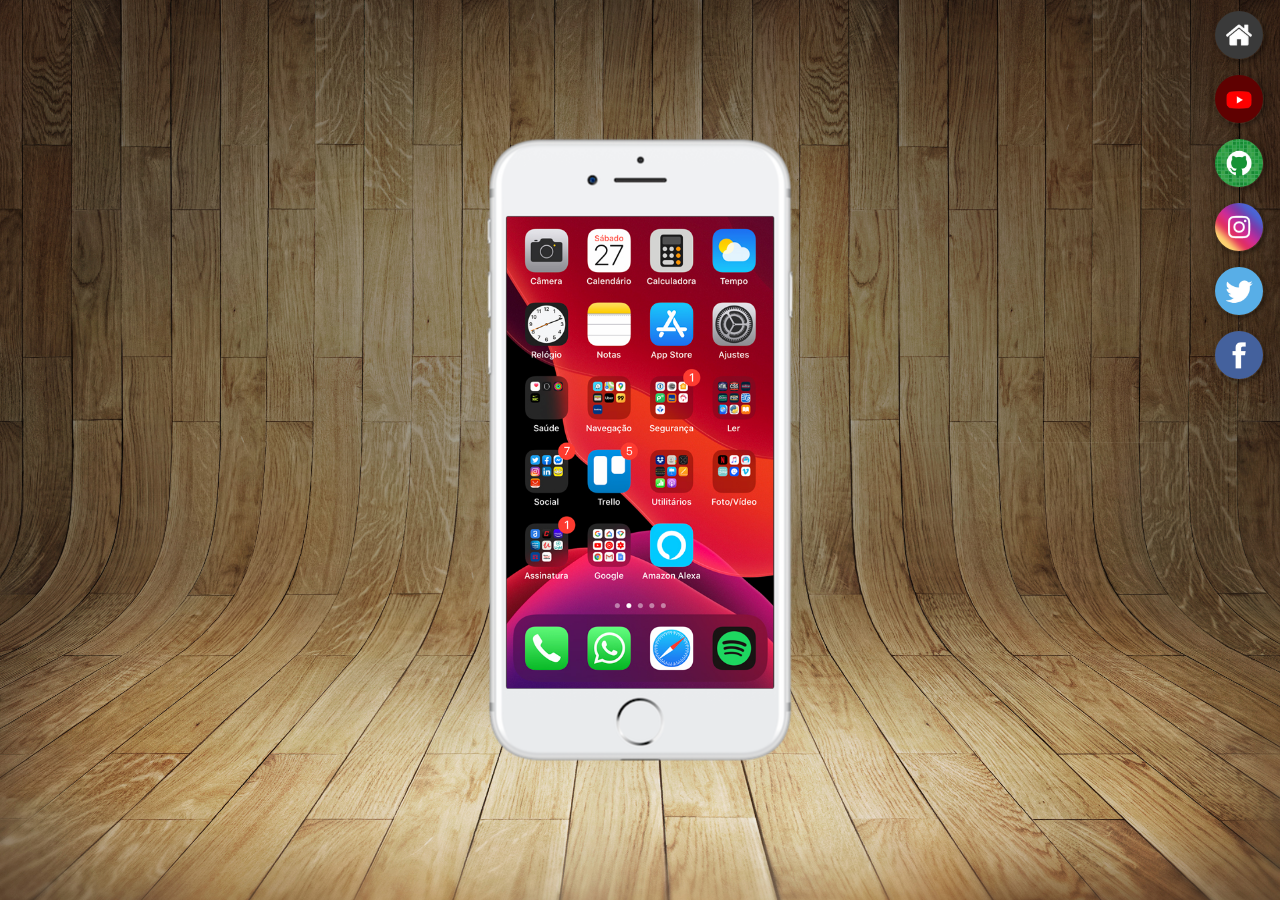
<file: index.html>
<!DOCTYPE html>
<html lang="pt-br">
<head>
    <meta charset="UTF-8">
    <meta name="viewport" content="width=device-width, initial-scale=1.0">
    <link rel="shortcut icon" href="logo.ico.ico" type="image/x-icon">
    <link rel="stylesheet" href="estilo/style.css">
    <title>Projeto redes sociais</title>
</head>
<body>
    <main>
        <section id="celular">
            <iframe src="home.html" frameborder="0" name="iframe"></iframe>
        </section>
        <section>
            <nav>
                <a href="home.html" target="iframe"><img src="imagens/logo-home.jpg" alt="link para a home" class="botoes"></a>
                <a href="youtube.html" target="iframe"><img src="imagens/logo-youtube.jpg" alt="link para o youtube" class="botoes"></a>
                <a href="github.html" target="iframe"><img src="imagens/logo-github.jpg" alt="link para p github" class="botoes"></a>
                <a href="instagram.html" target="iframe"><img src="imagens/logo-instagram.jpg" alt="link para o instagram" class="botoes"></a>
                <a href="twitter.html" target="iframe"><img src="imagens/logo-twitter.jpg" alt="link para o twitter" class="botoes"></a>
                <a href="facebook.html" target="iframe"><img src="imagens/logo-facebook.jpg" alt="link para o facebook" class="botoes"></a>
            </nav>
        </section>
    </main>
</body>
</html>
</file>
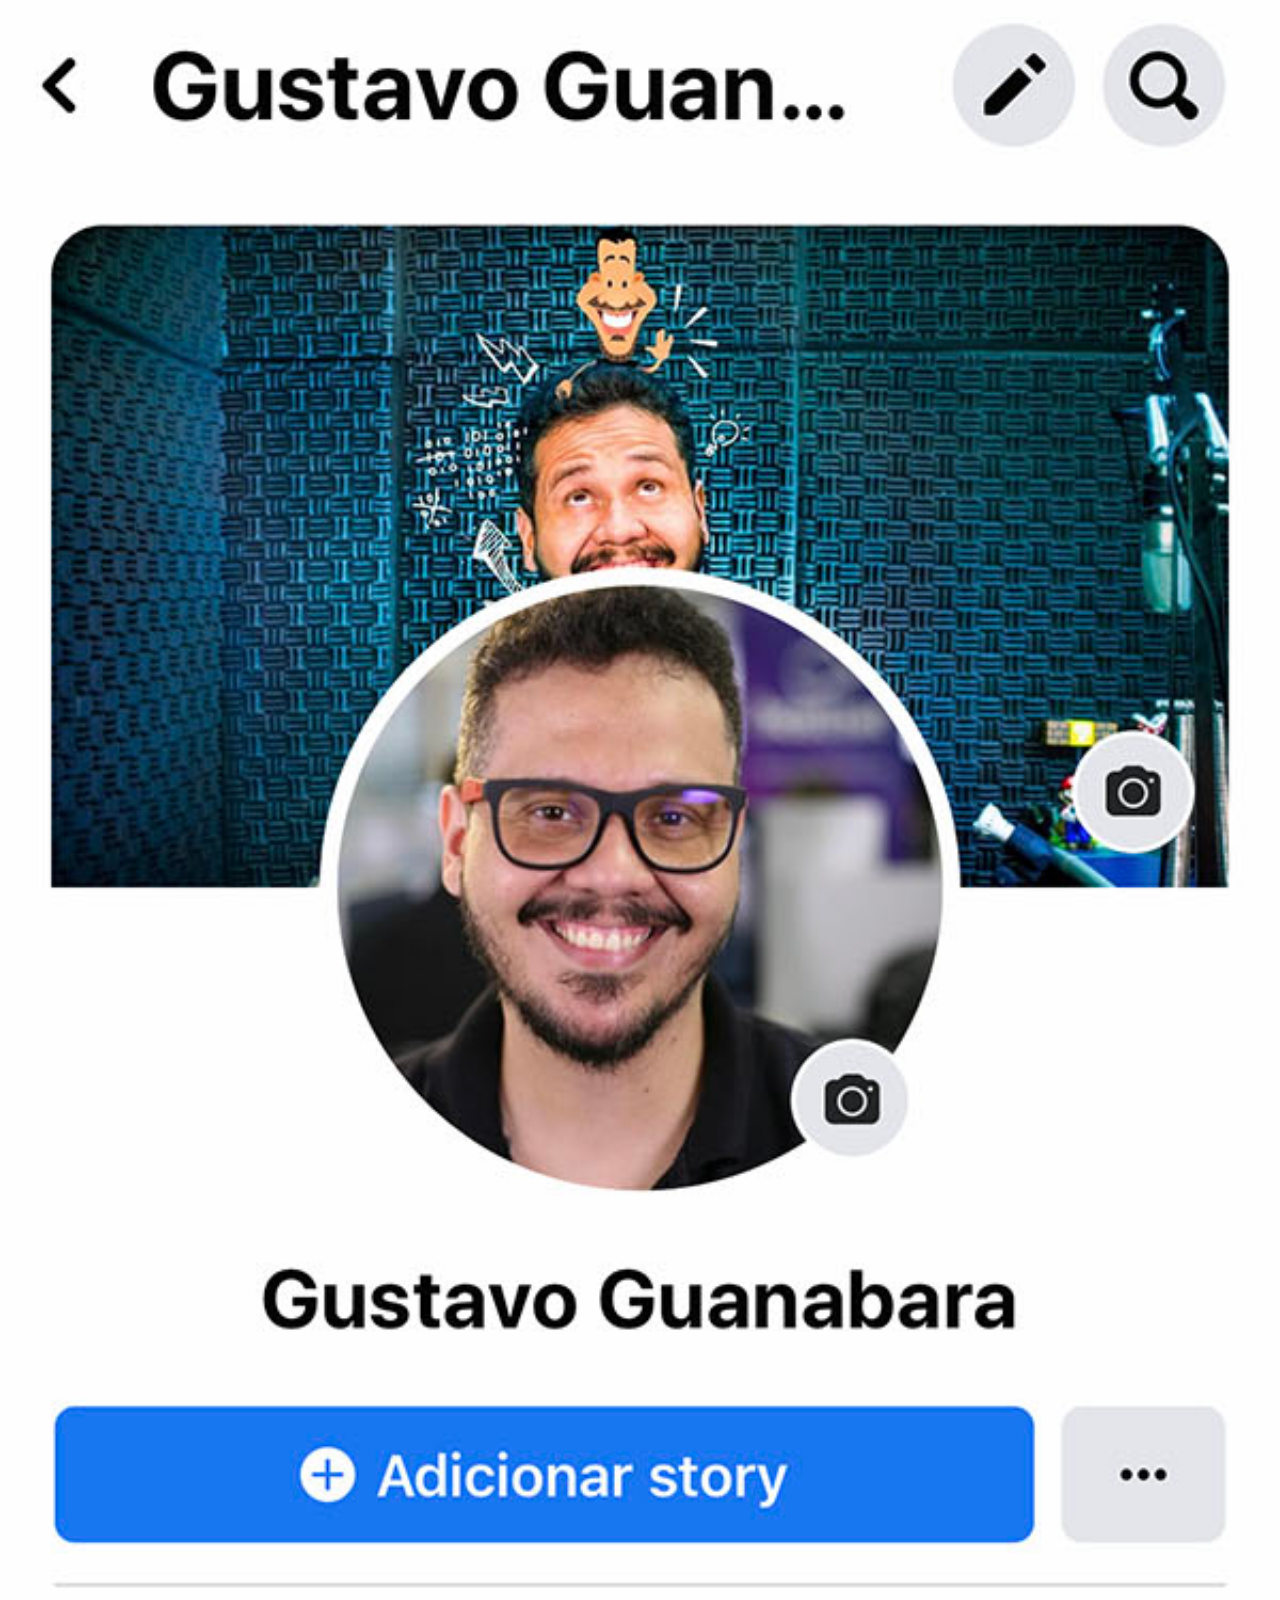
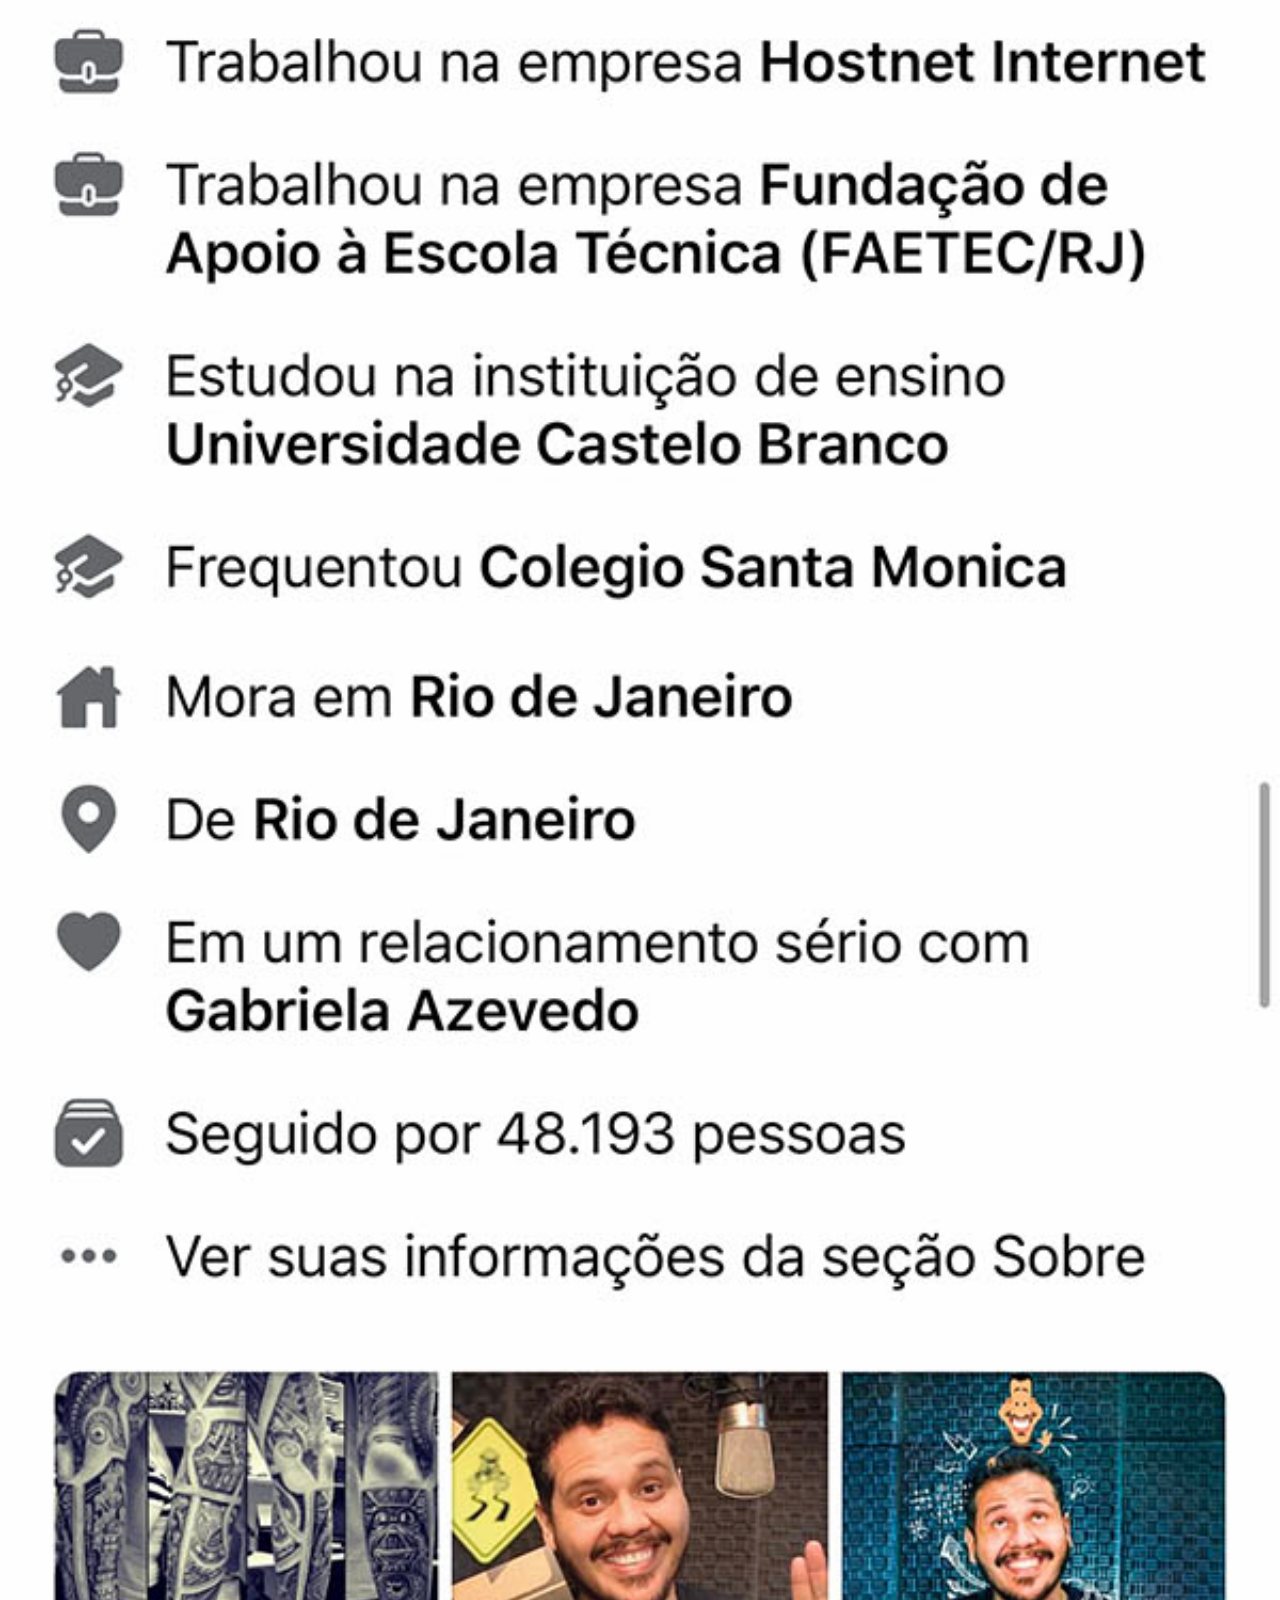
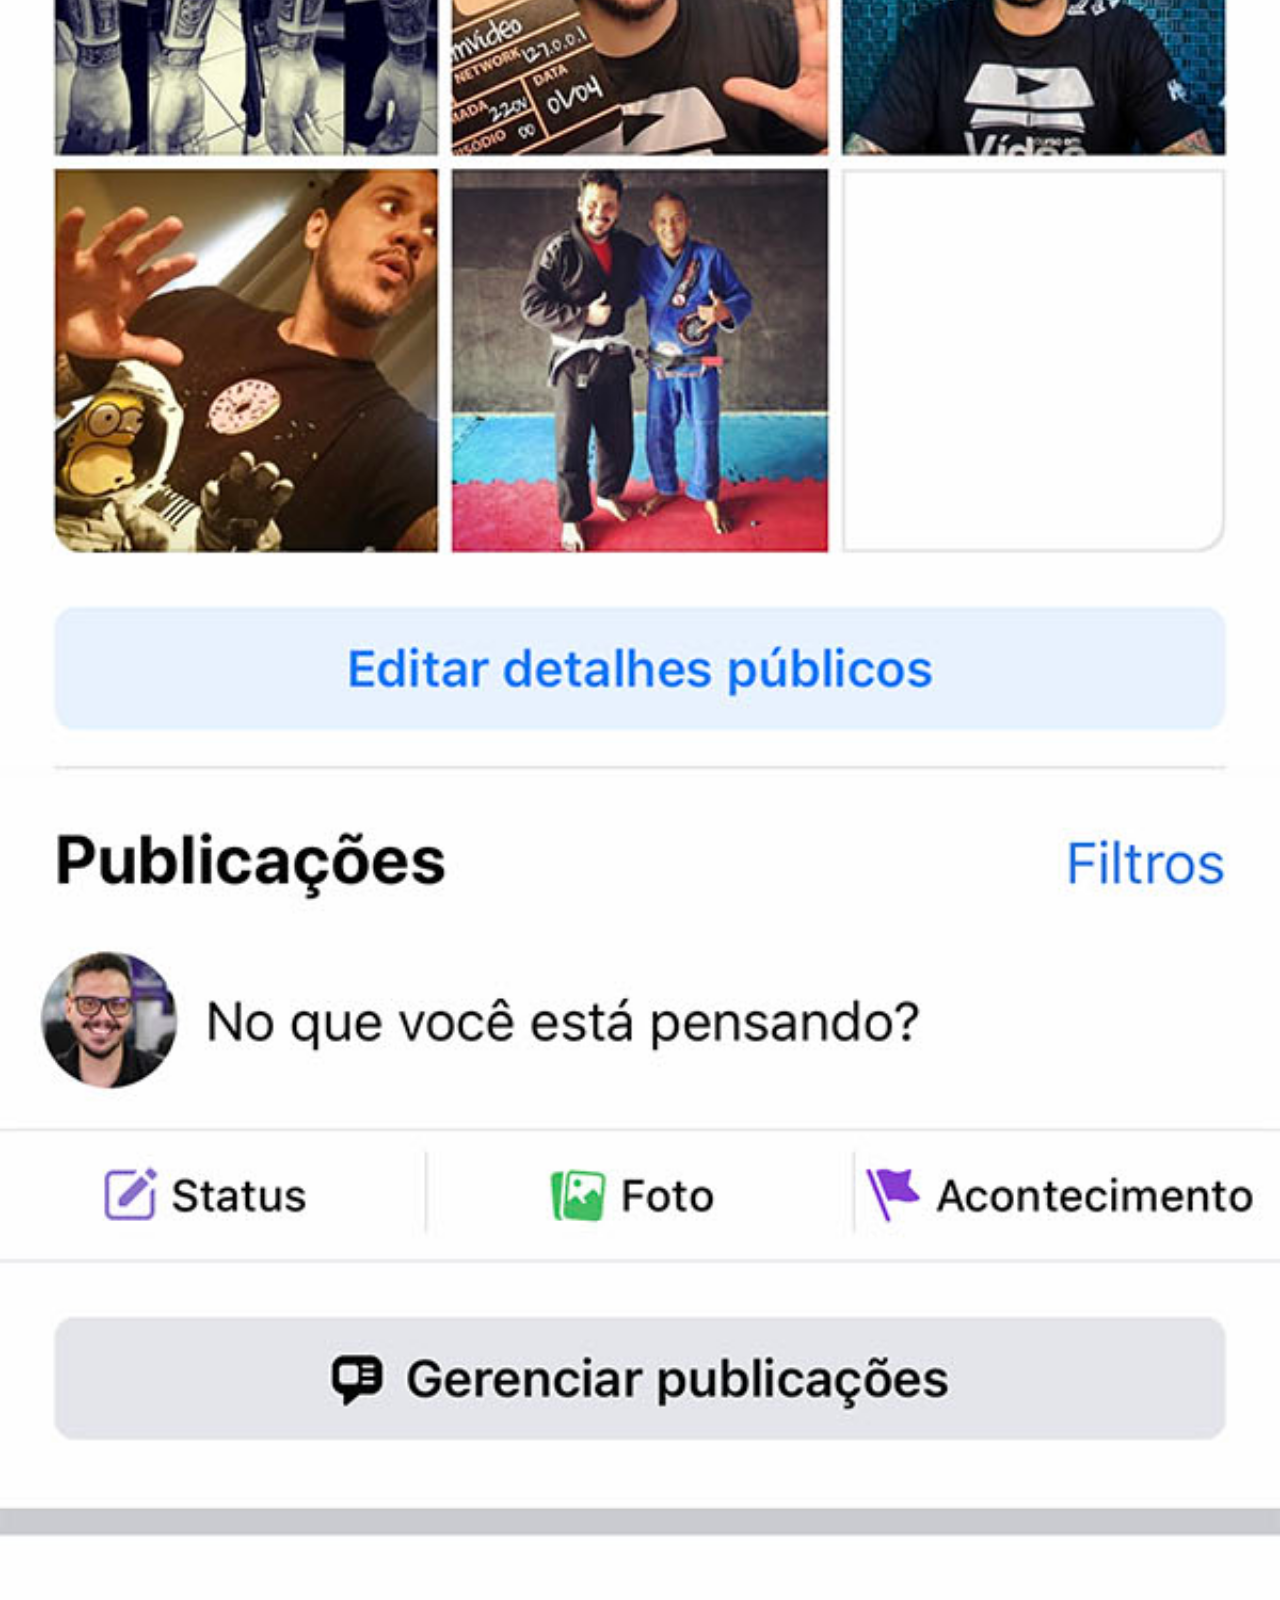
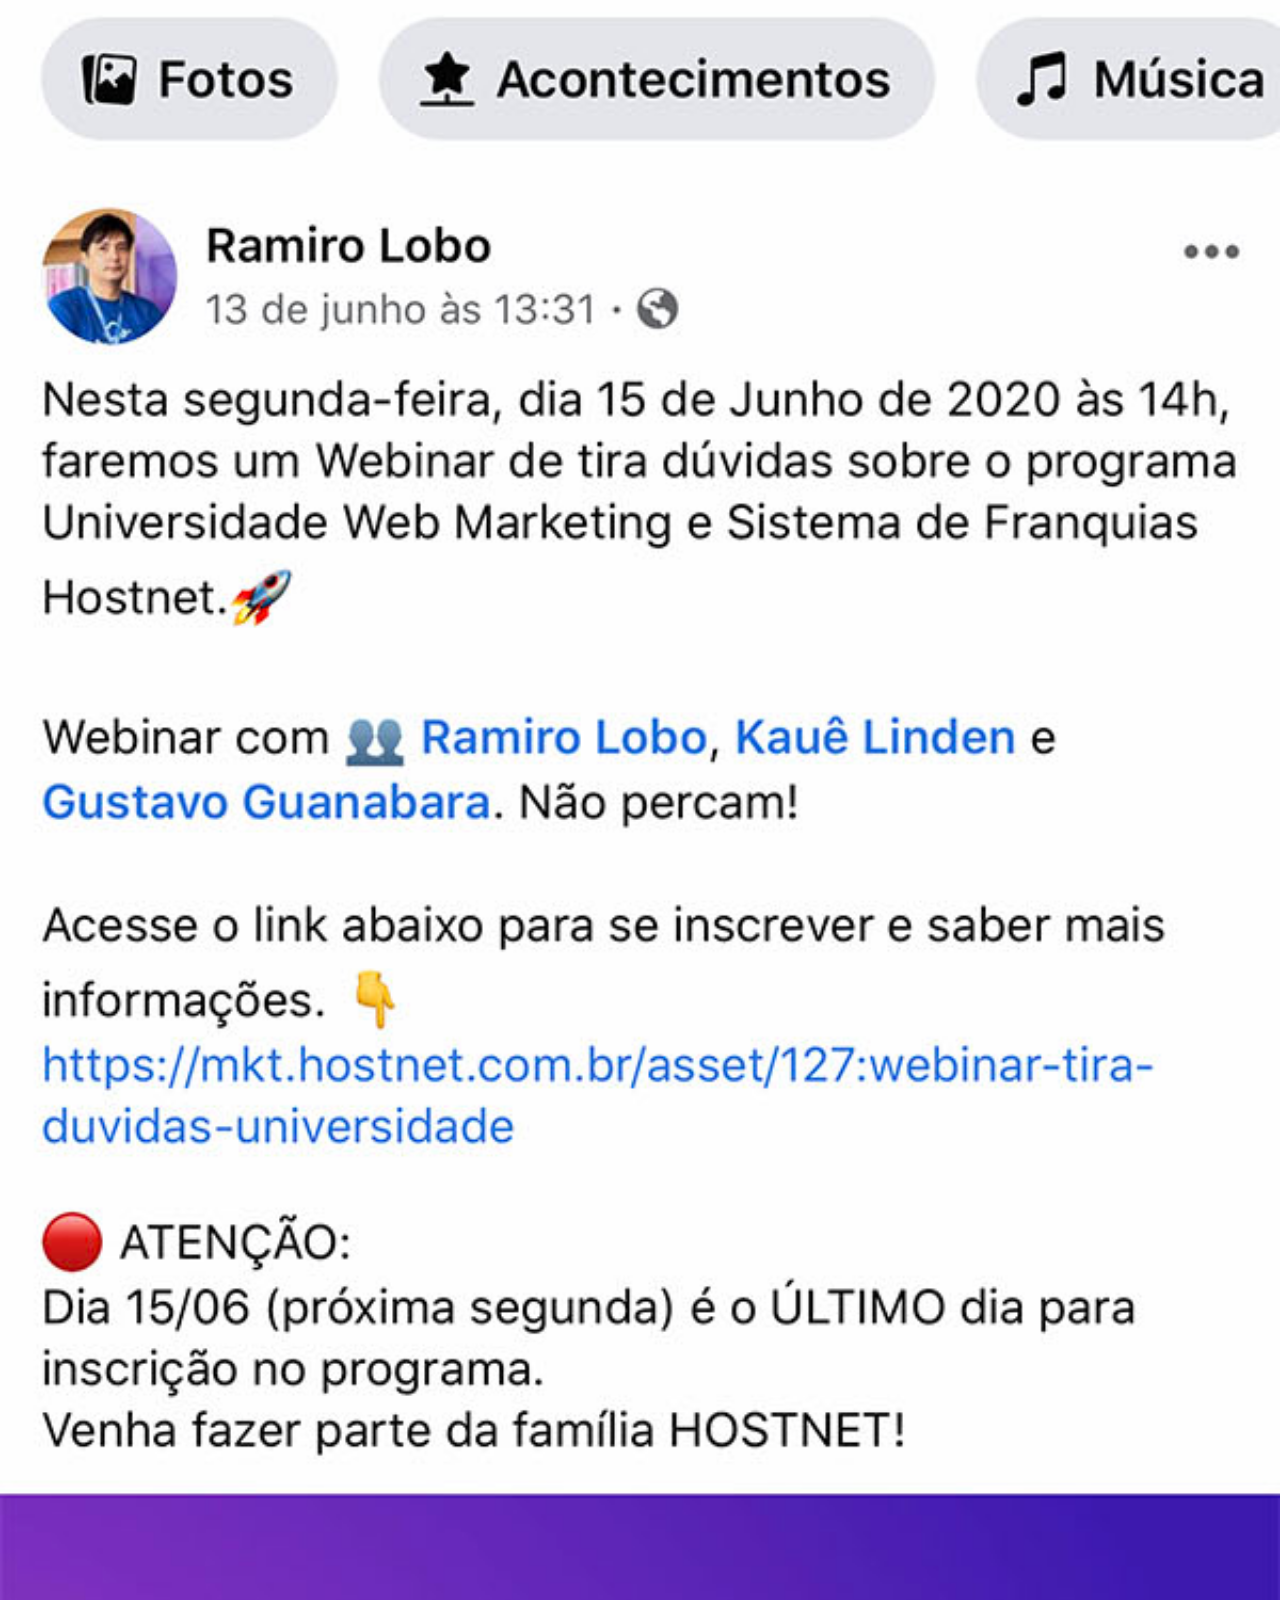
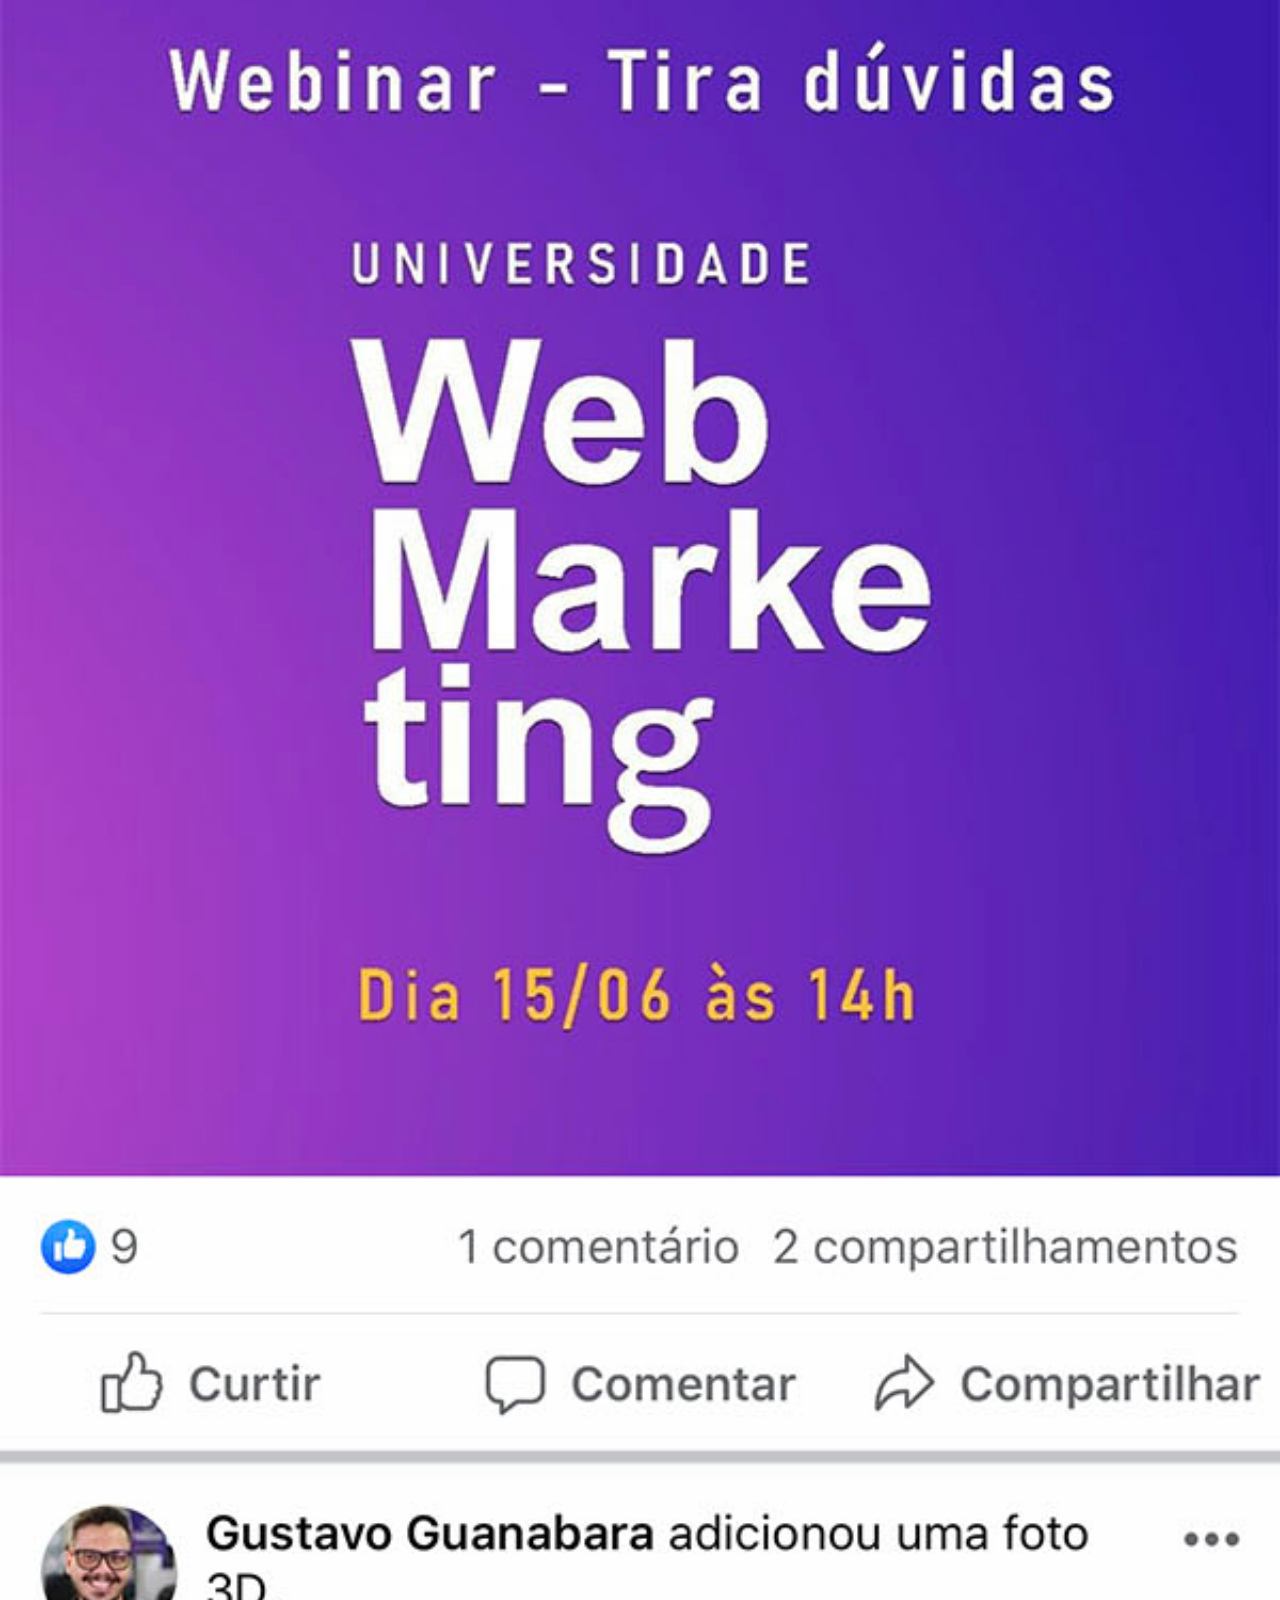
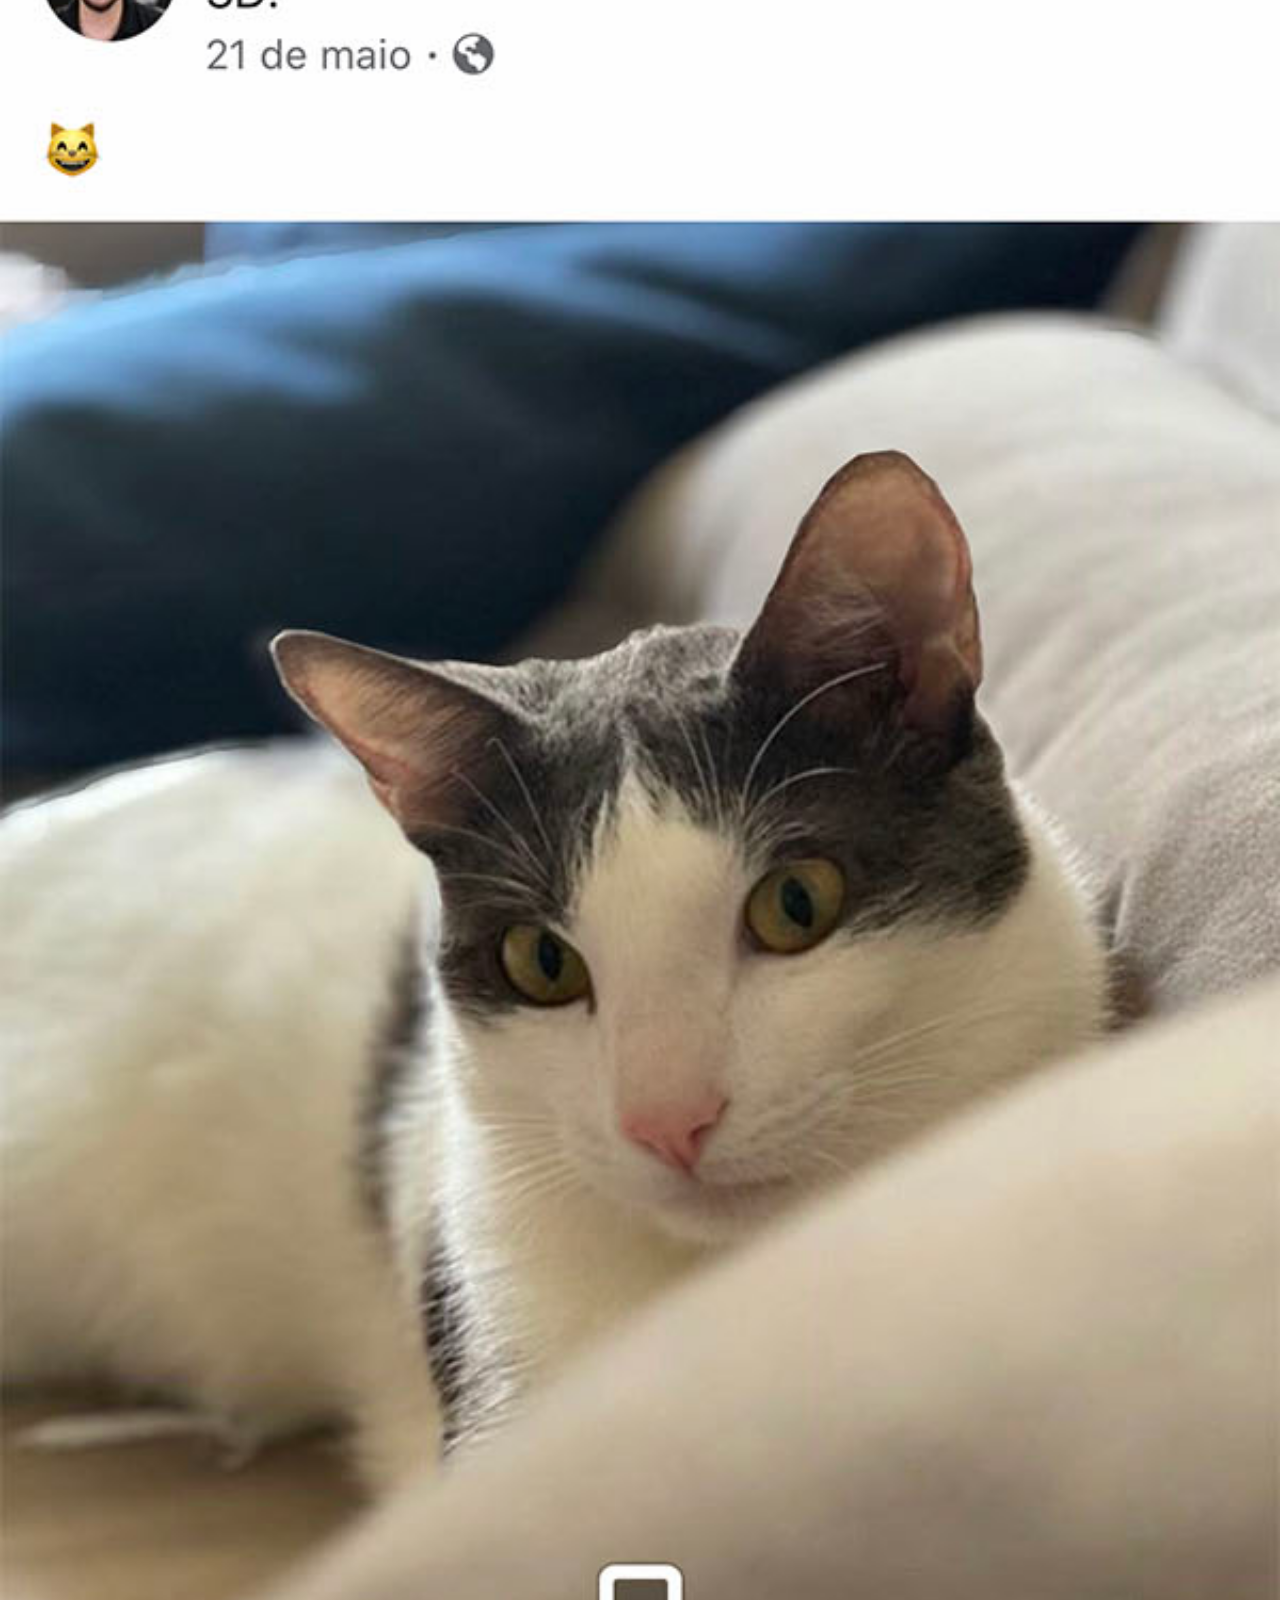
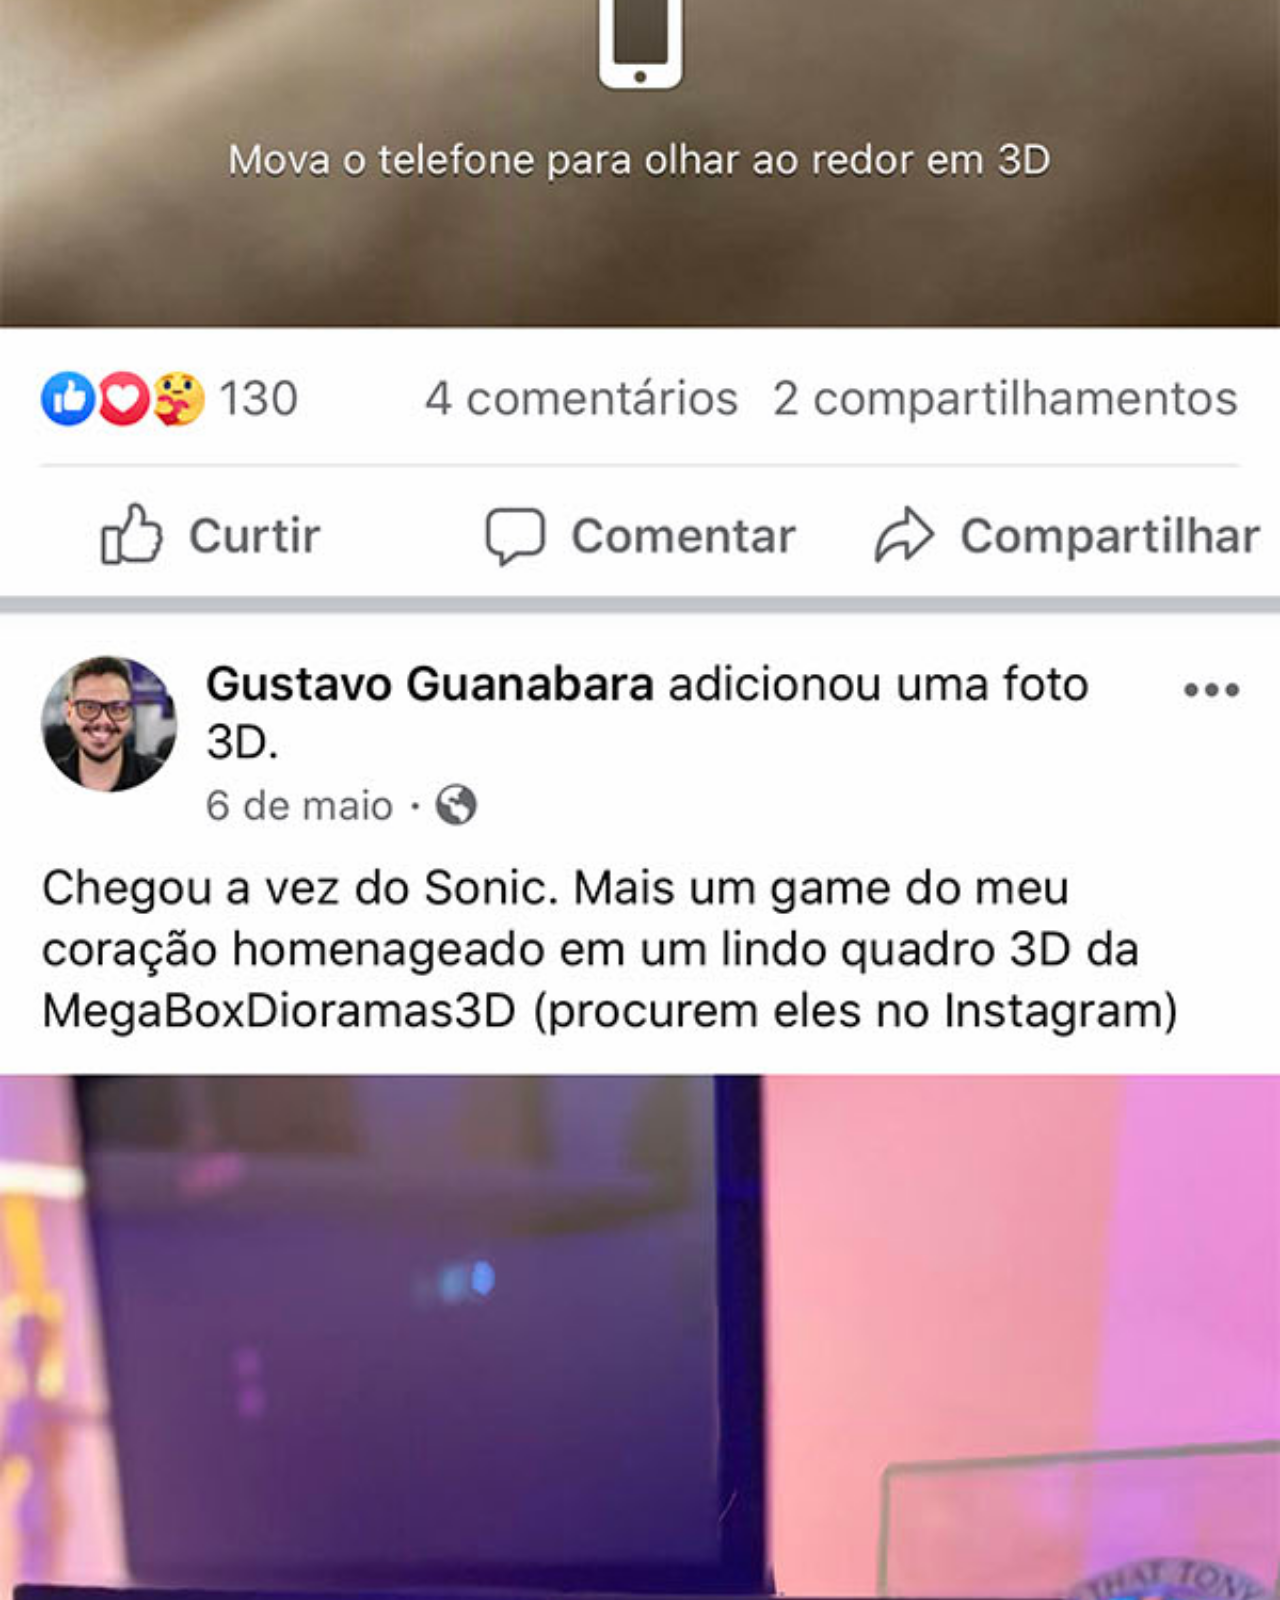
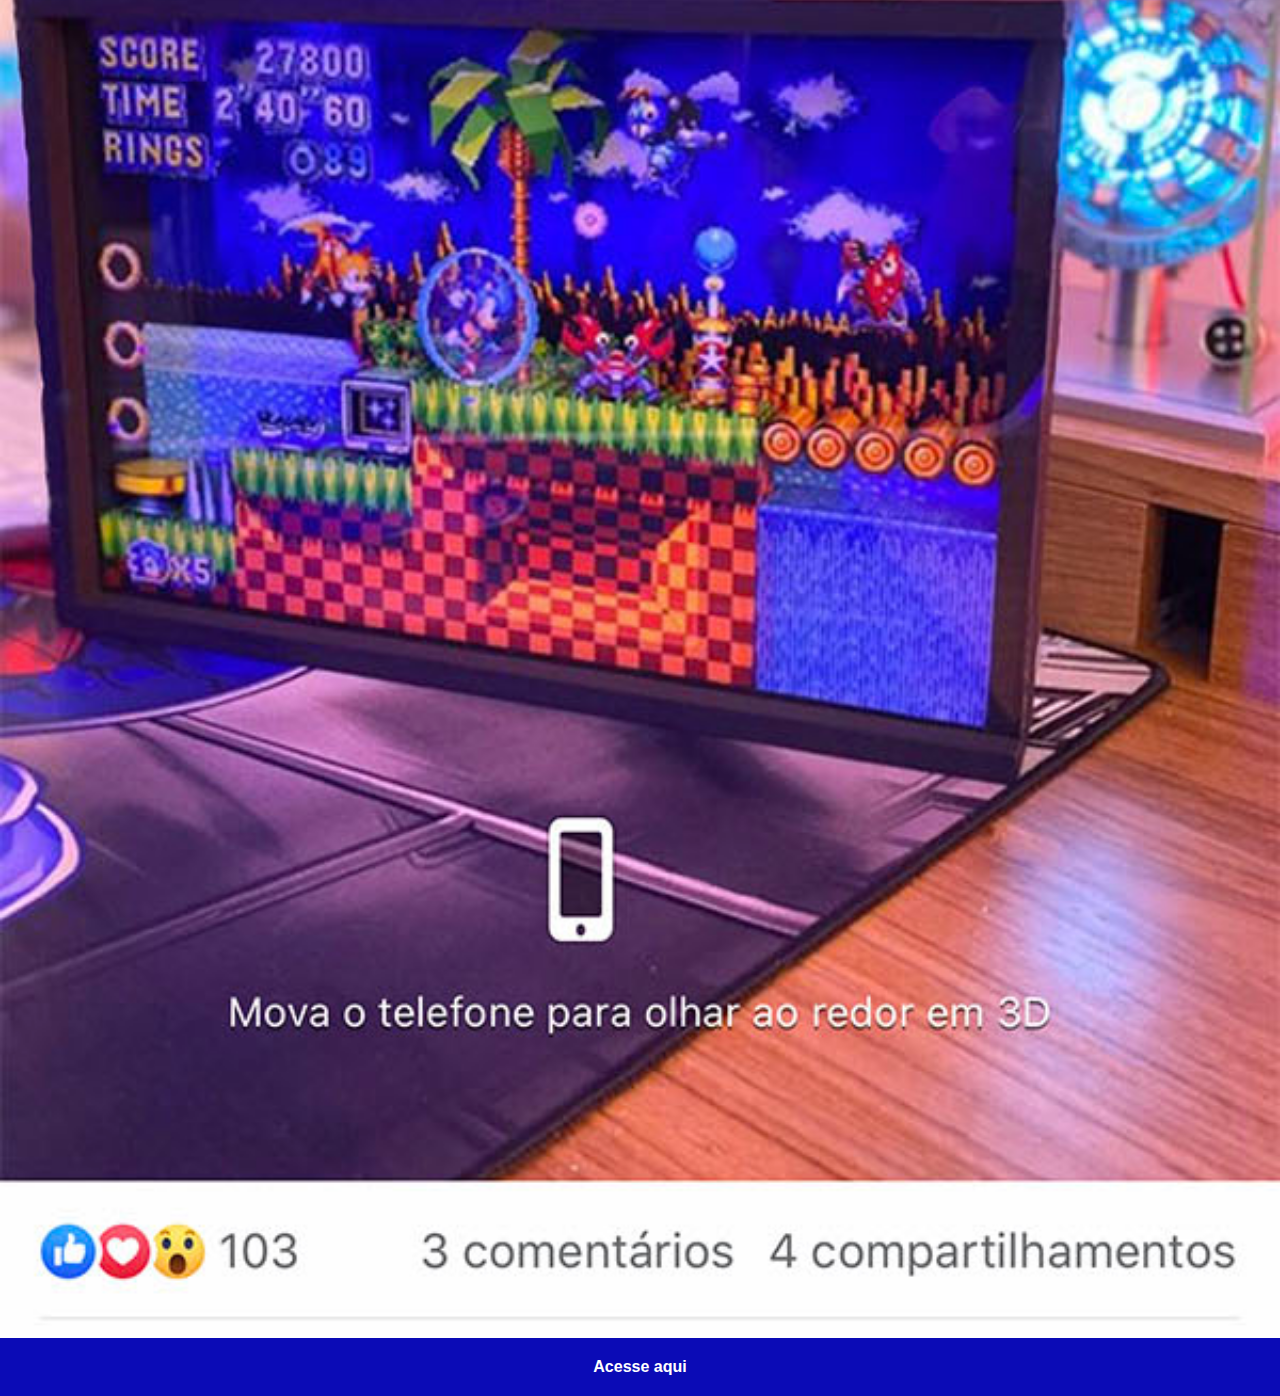
<file: facebook.html>
<!DOCTYPE html>
<html lang="pt-br">
<head>
    <meta charset="UTF-8">
    <meta name="viewport" content="width=device-width, initial-scale=1.0">
    <title>Document</title>
    <link rel="stylesheet" href="estilo/social.css"
</head>
<body>
    <img src="imagens/tela-facebook.jpg" alt="facebook">
    <a href="https://www.facebook.com/gustavoguanabara/?locale=pt_BR" target="_blank"> Acesse aqui</a>  
</body>
</html>
</file>
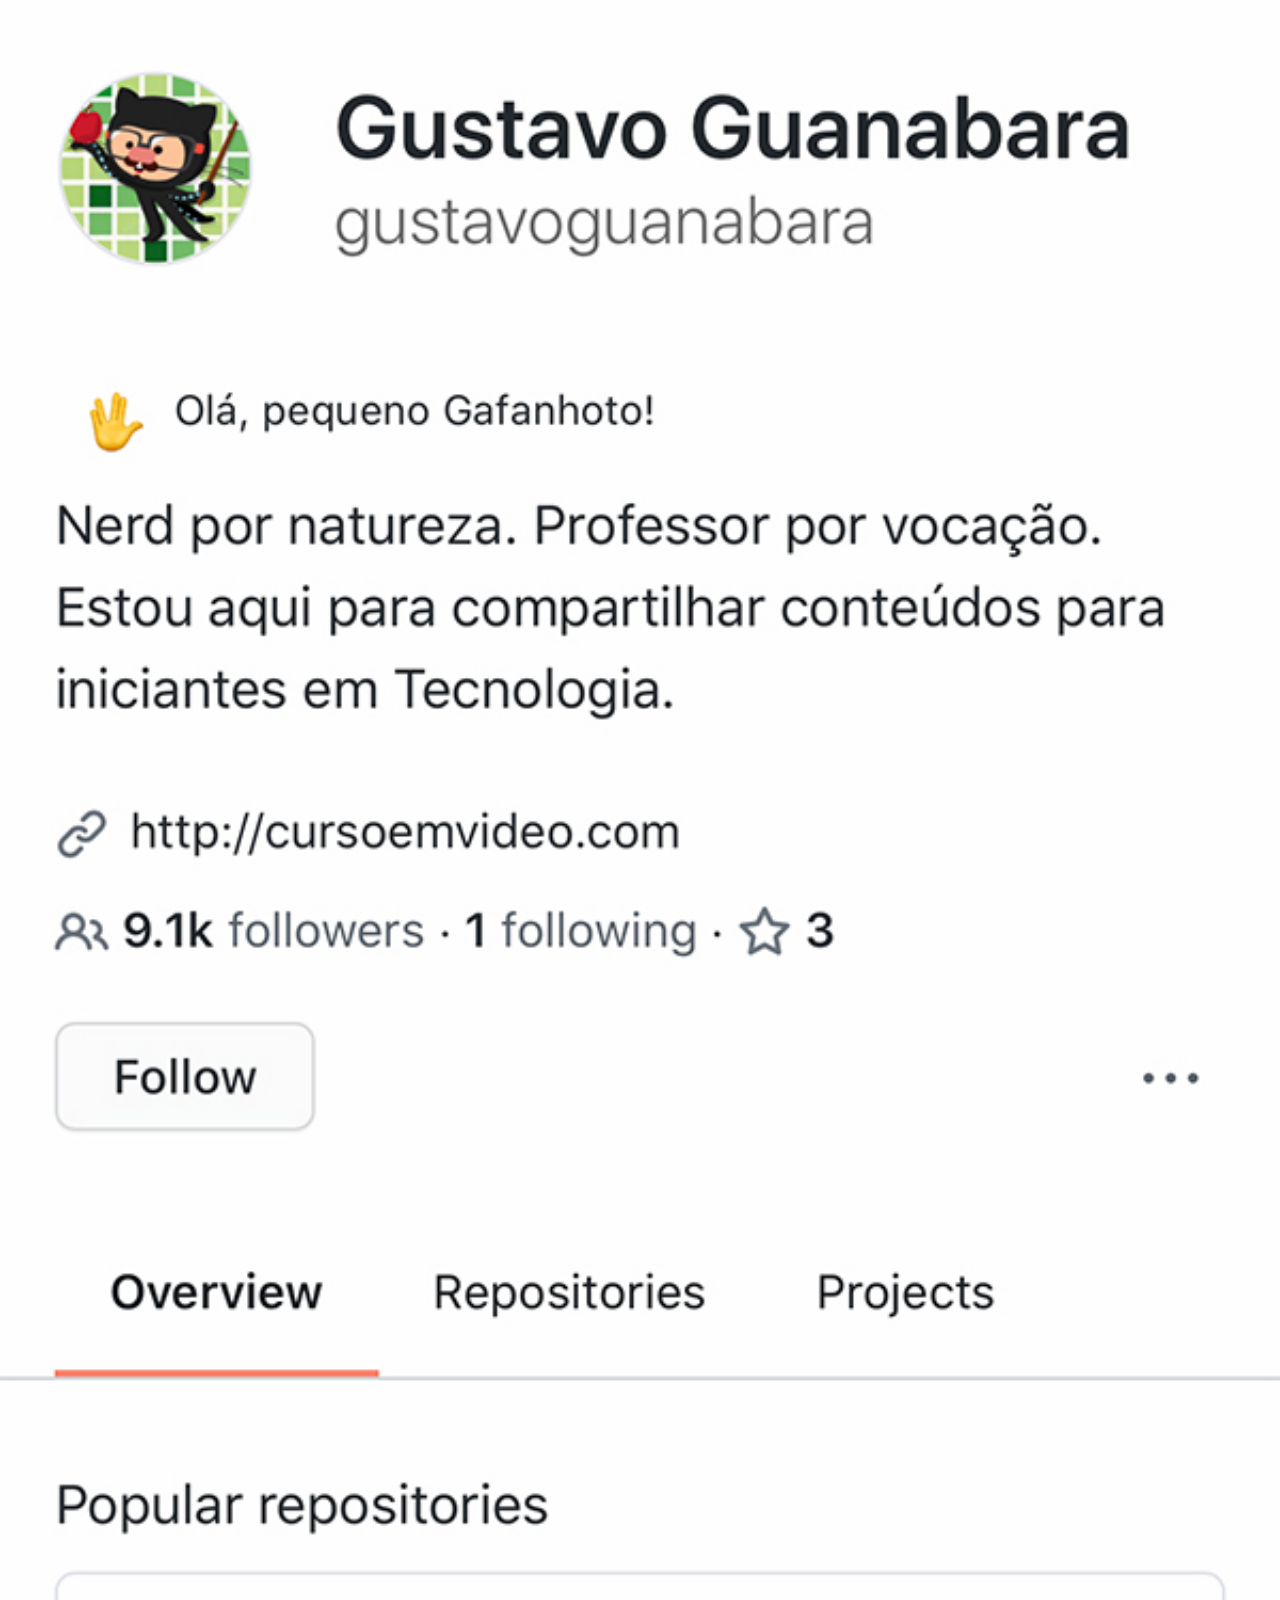
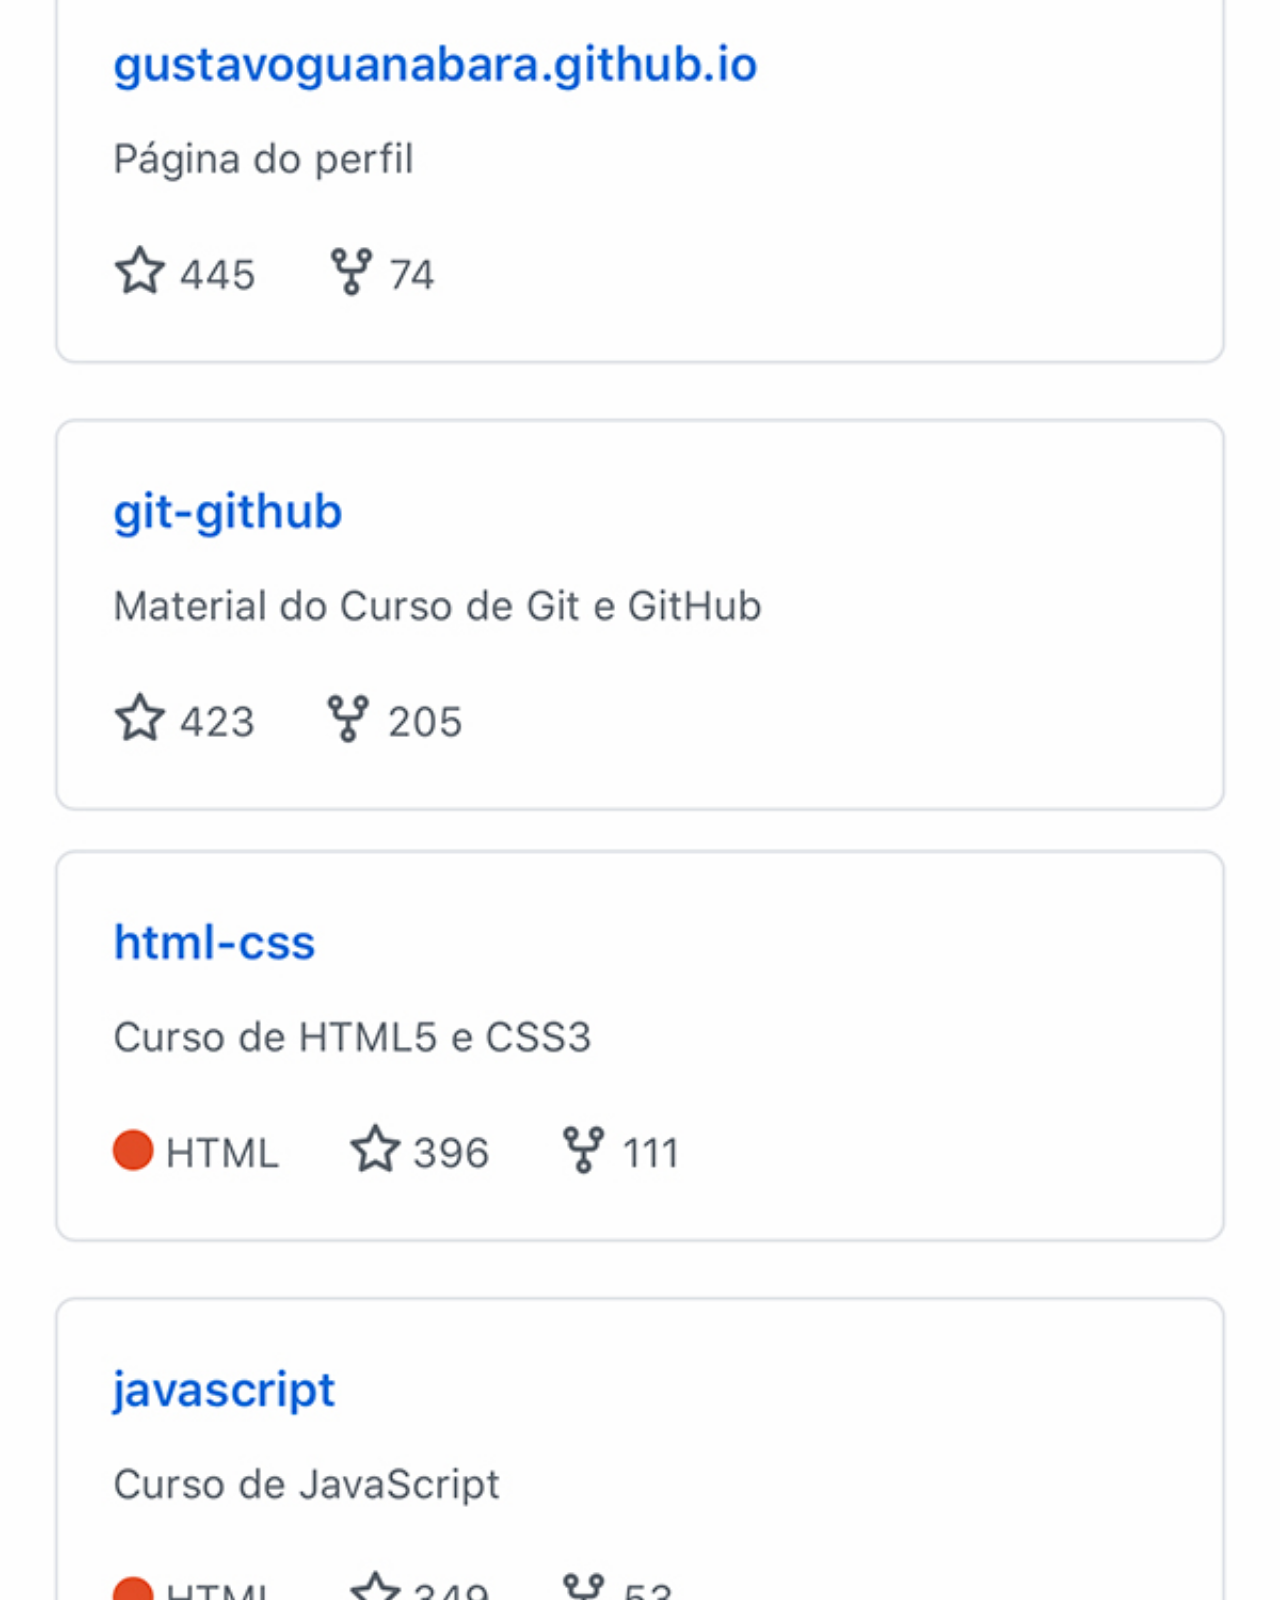
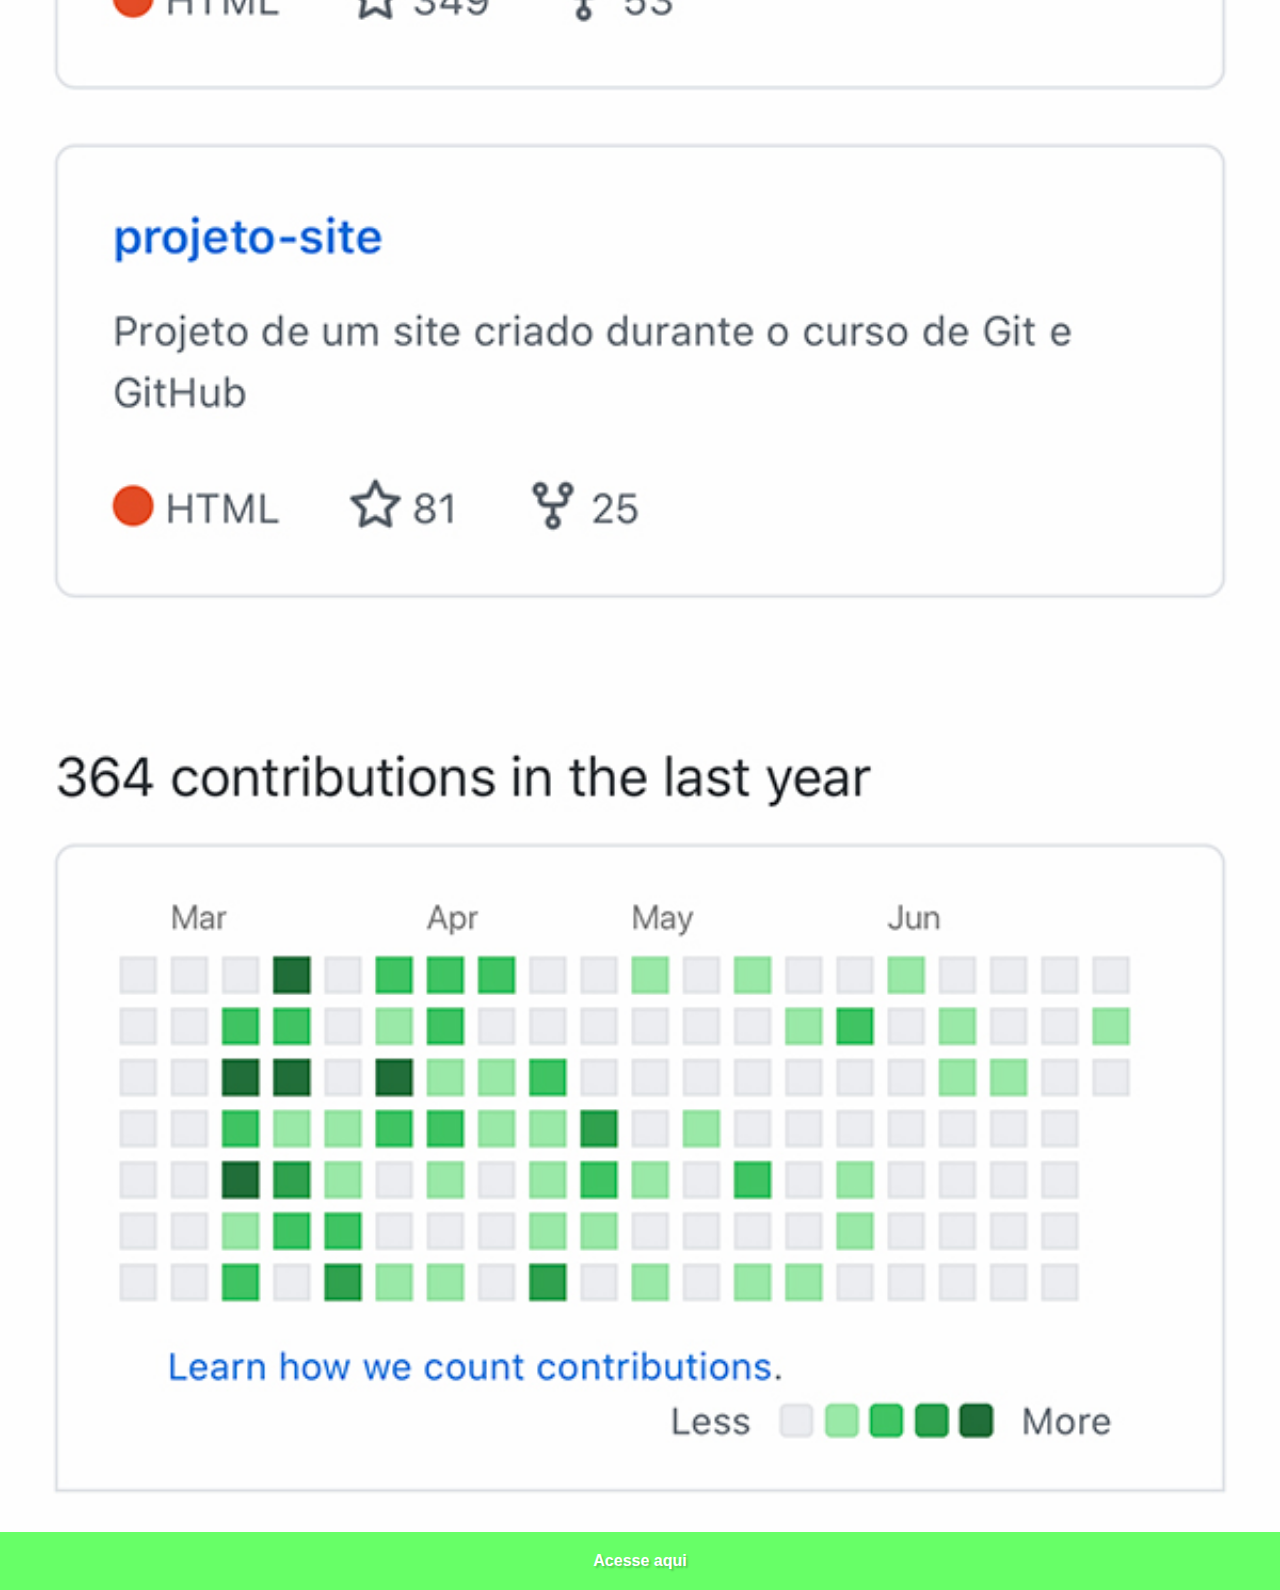
<file: github.html>
<!DOCTYPE html>
<html lang="pt-br">
<head>
    <meta charset="UTF-8">
    <meta name="viewport" content="width=device-width, initial-scale=1.0">
    <title>Document</title>
    <link rel="stylesheet" href="estilo/social.css">
    <style>
        a{
            background-color: rgb(103, 255, 103);
            text-shadow: 2px 2px 2px rgba(0, 0, 0, 0.219);
        }
        a:hover{
            background-color: rgb(145, 255, 145);
        }
    </style>
</head>
<body>
    <img src="imagens/tela-github.jpg" alt="github">
    <a href="https://github.com/gustavoguanabara" target="_blank">Acesse aqui</a>  
</body>
</html>
</file>
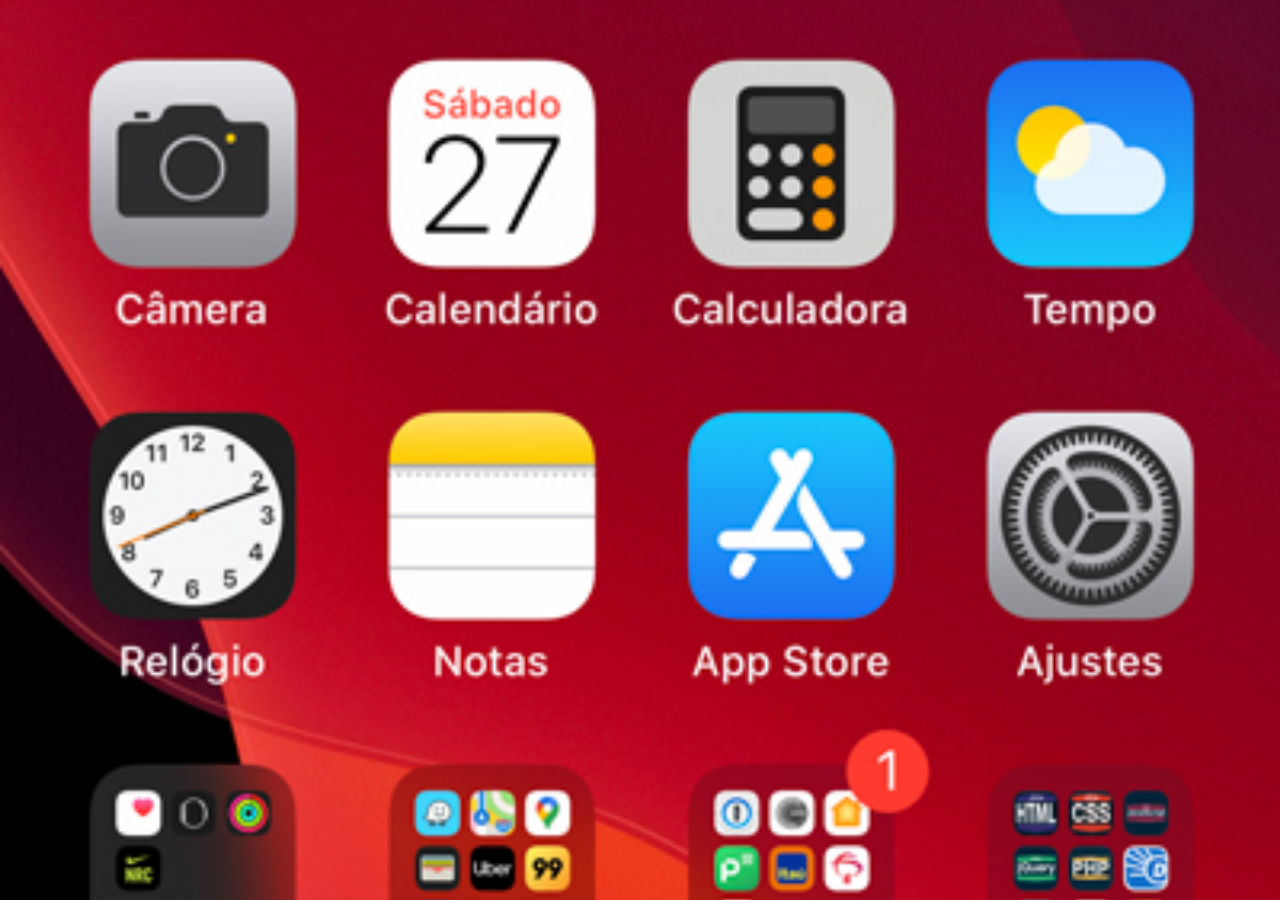
<file: home.html>
<!DOCTYPE html>
<html lang="pt-br">
<head>
    <meta charset="UTF-8">
    <meta name="viewport" content="width=device-width, initial-scale=1.0">
    <title>Document</title>
    <style>
        *{
            padding: 0px;
            margin: 0px;
        }
        body{
            background: black url('imagens/tela-home.jpg') no-repeat top center;
            background-size: cover;
            width: 100vw;
            height: 100vh;
        }
    </style>
</head>
<body>
    
</body>
</html>
</file>
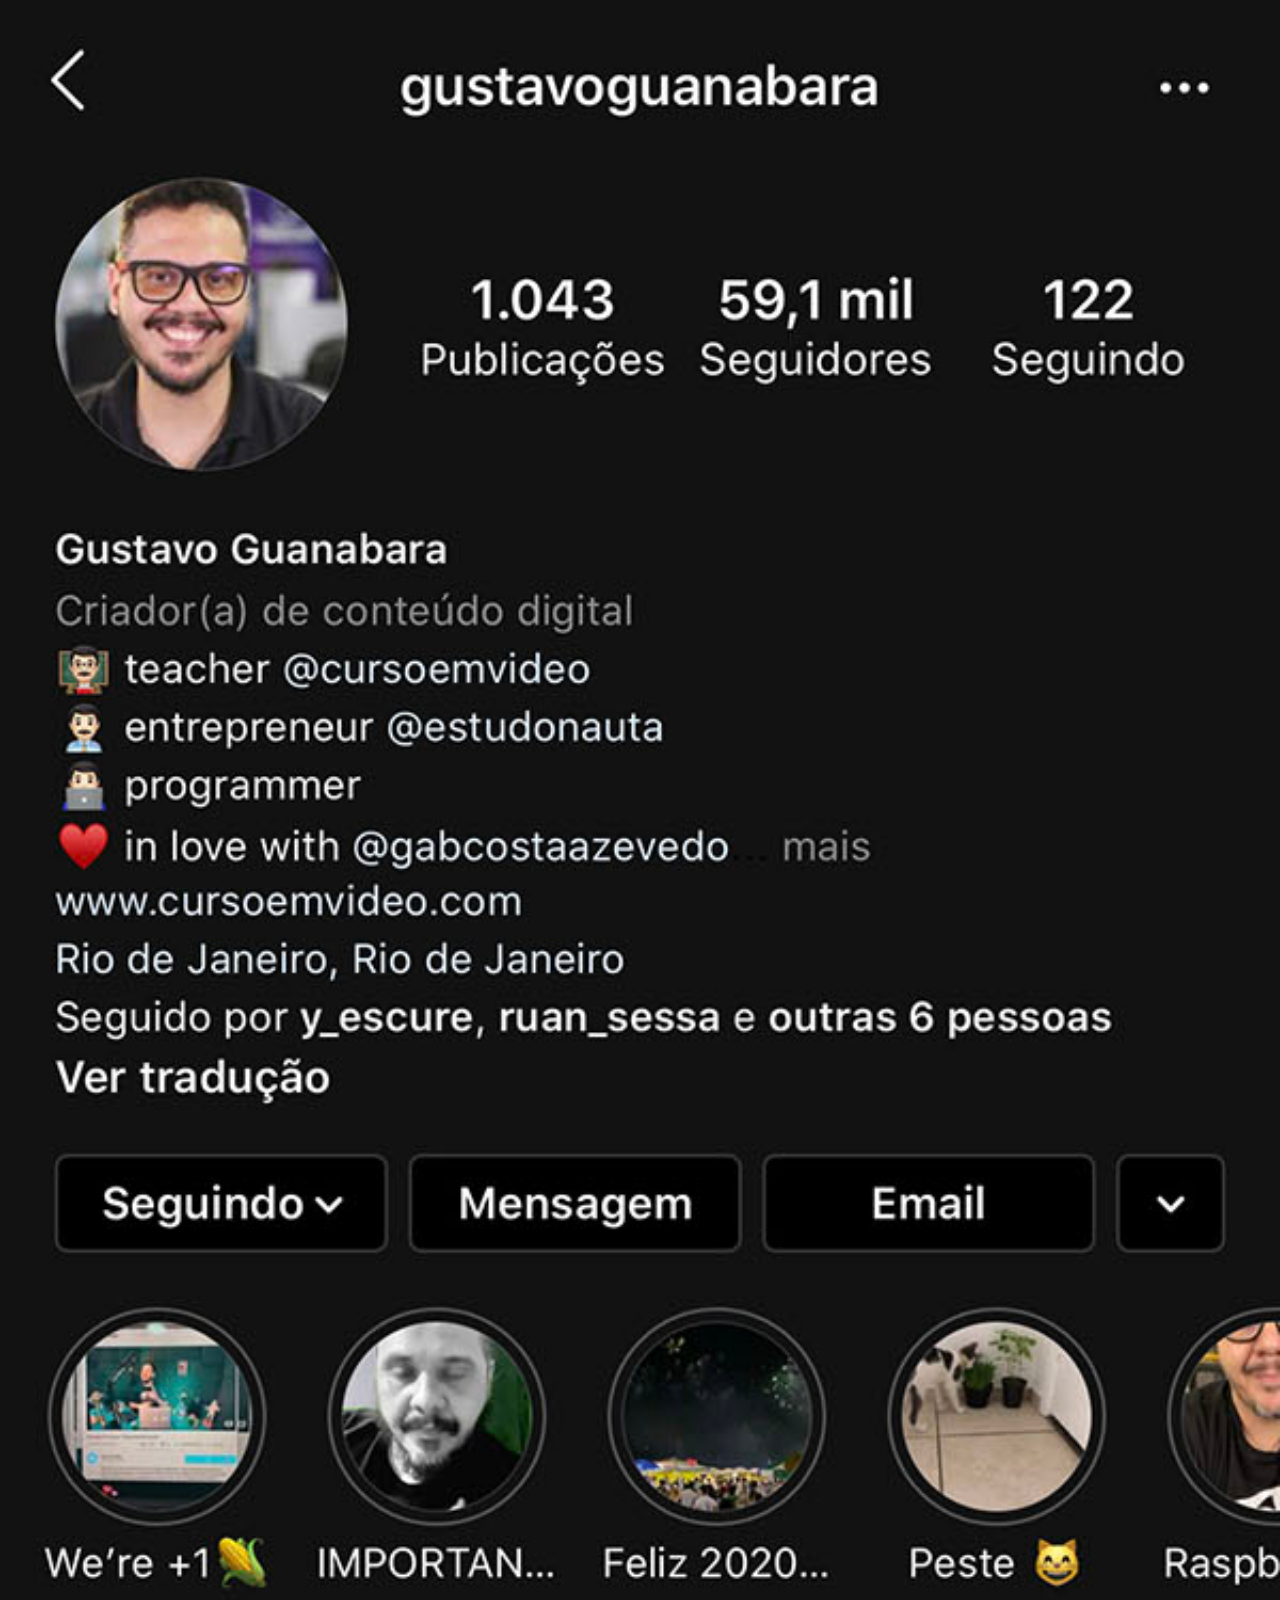
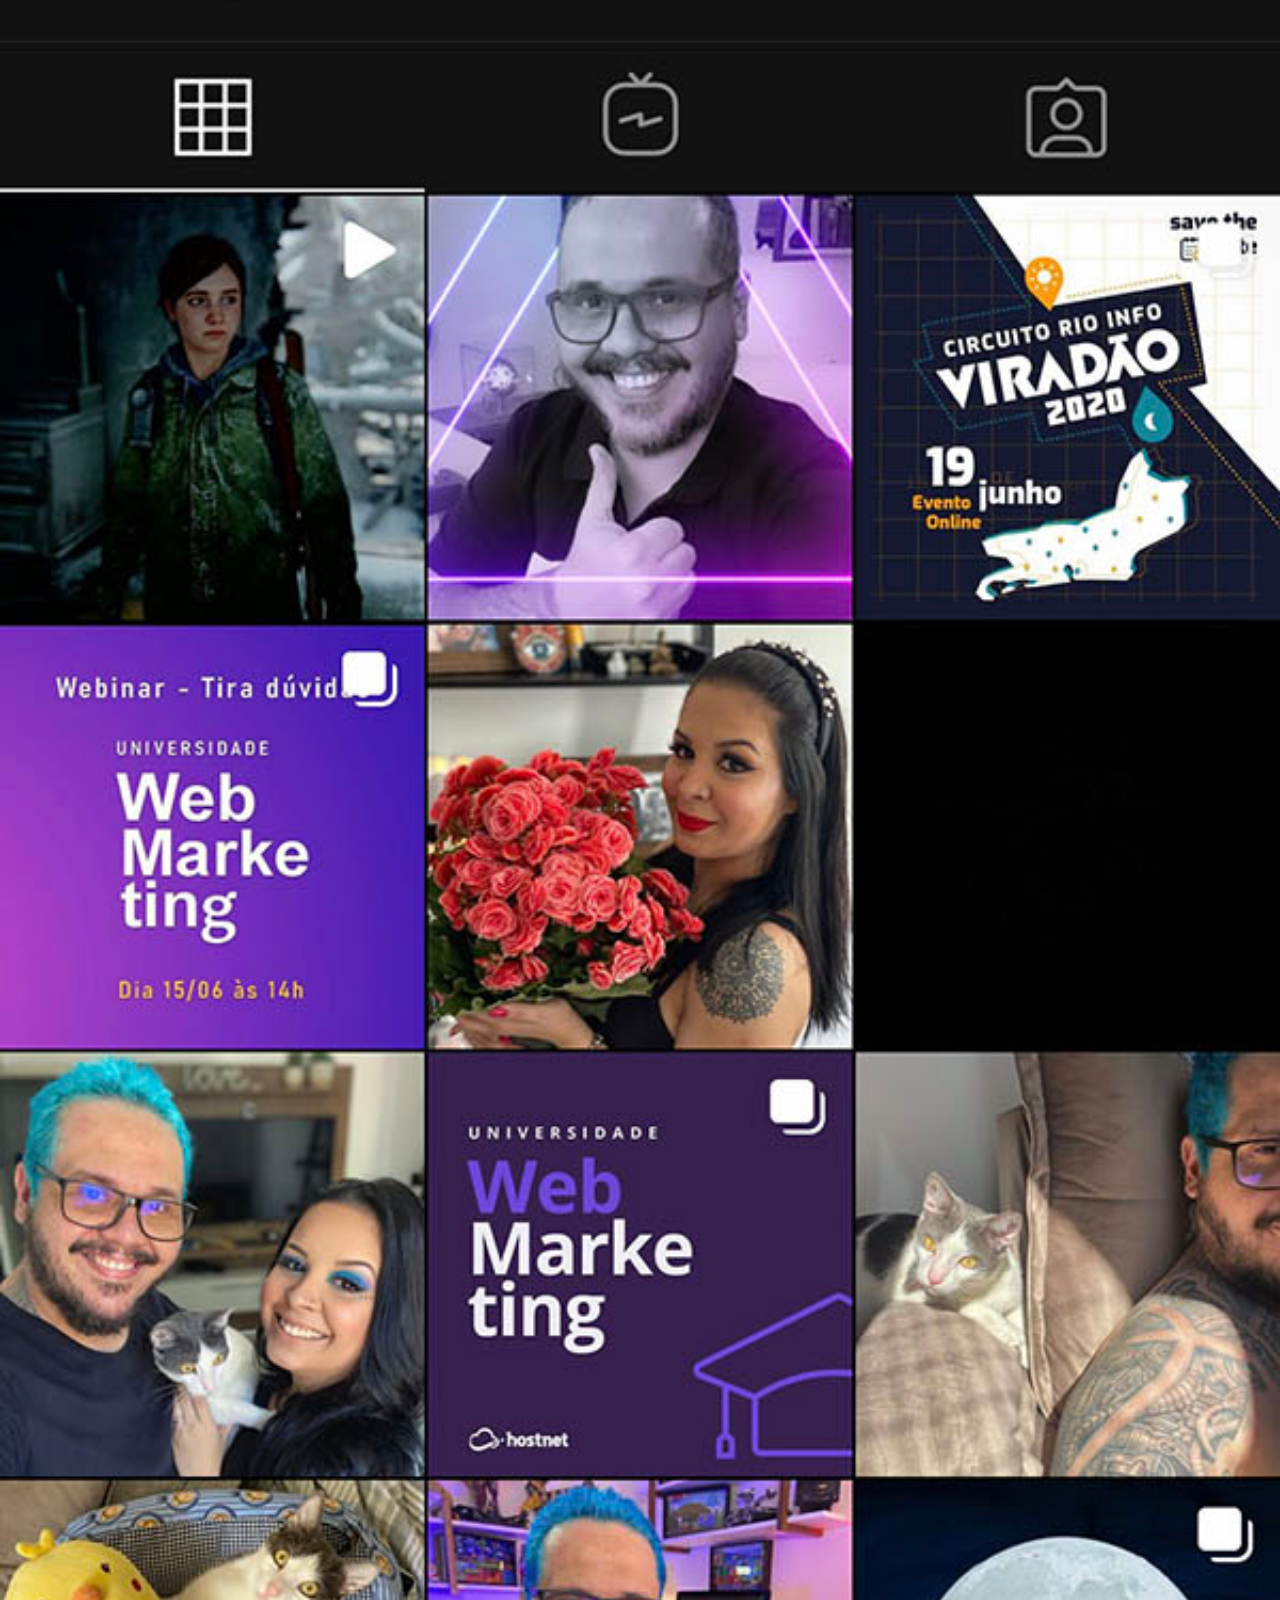
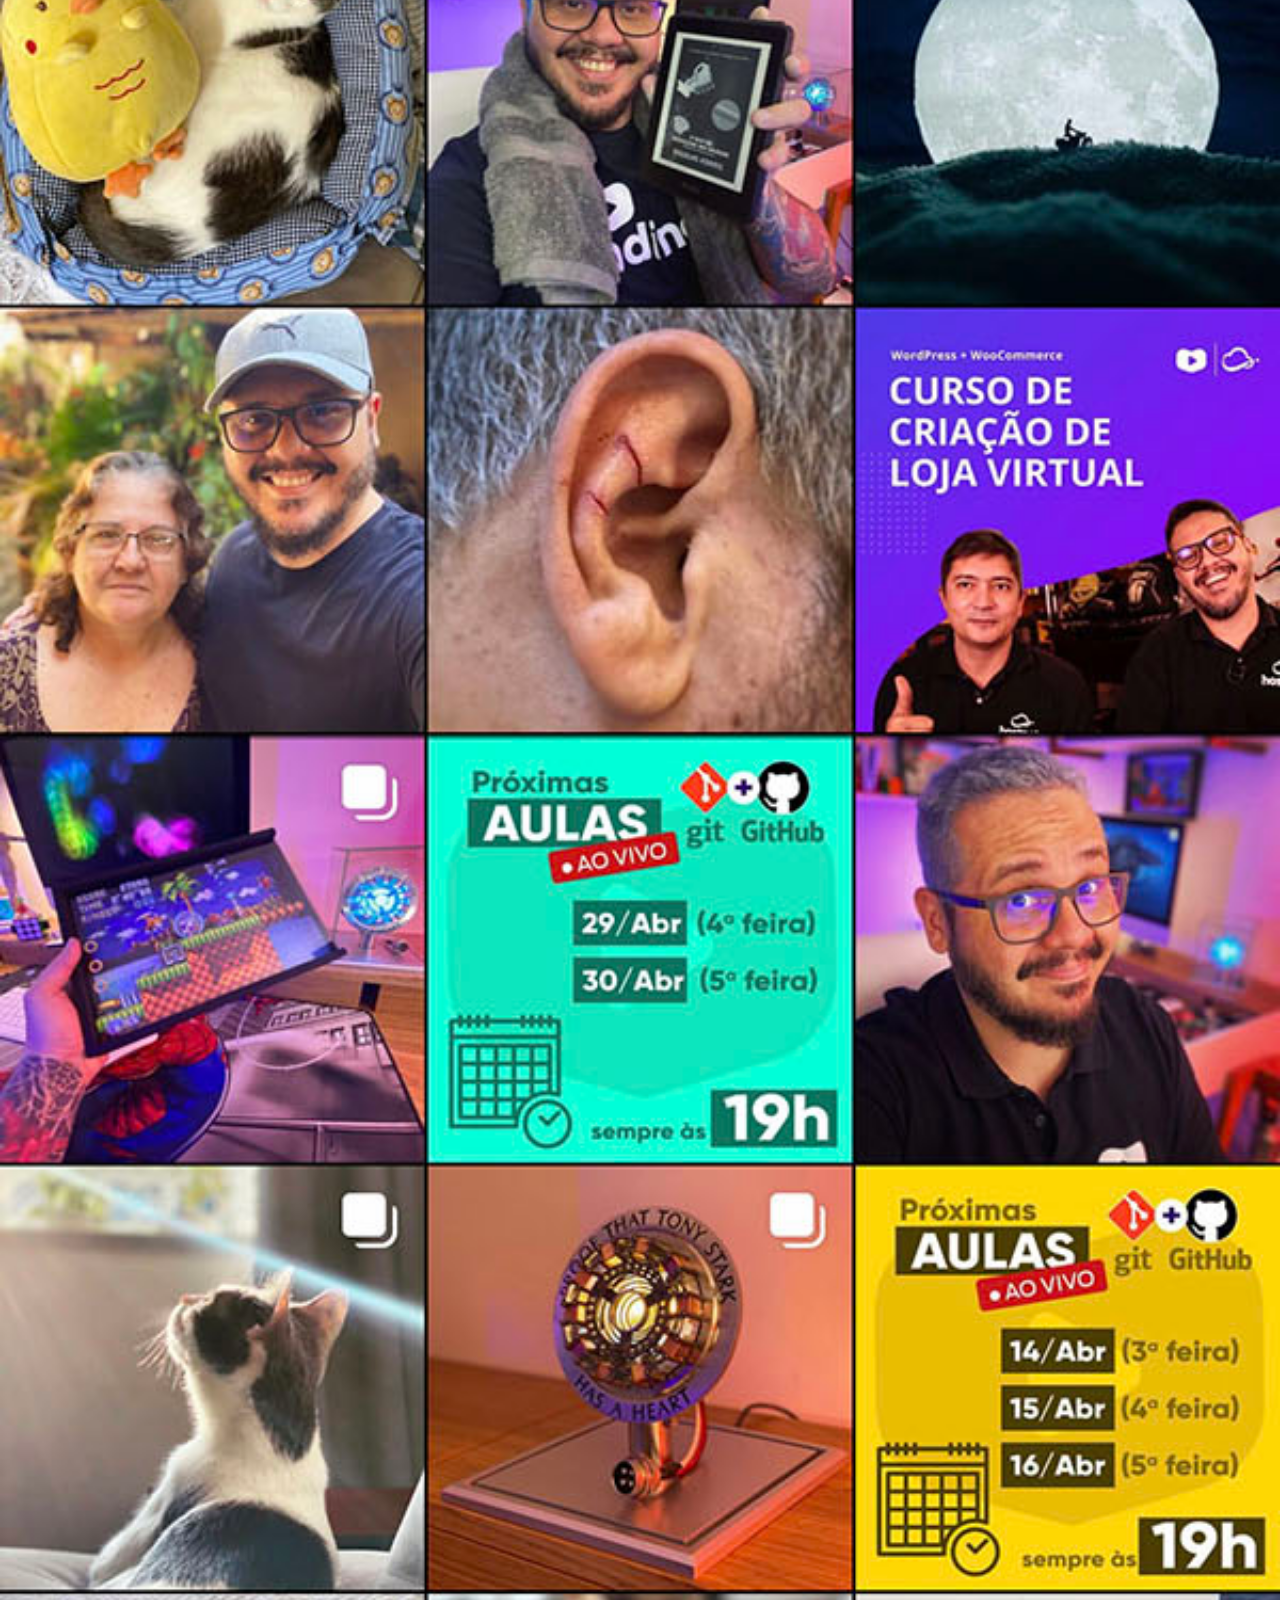
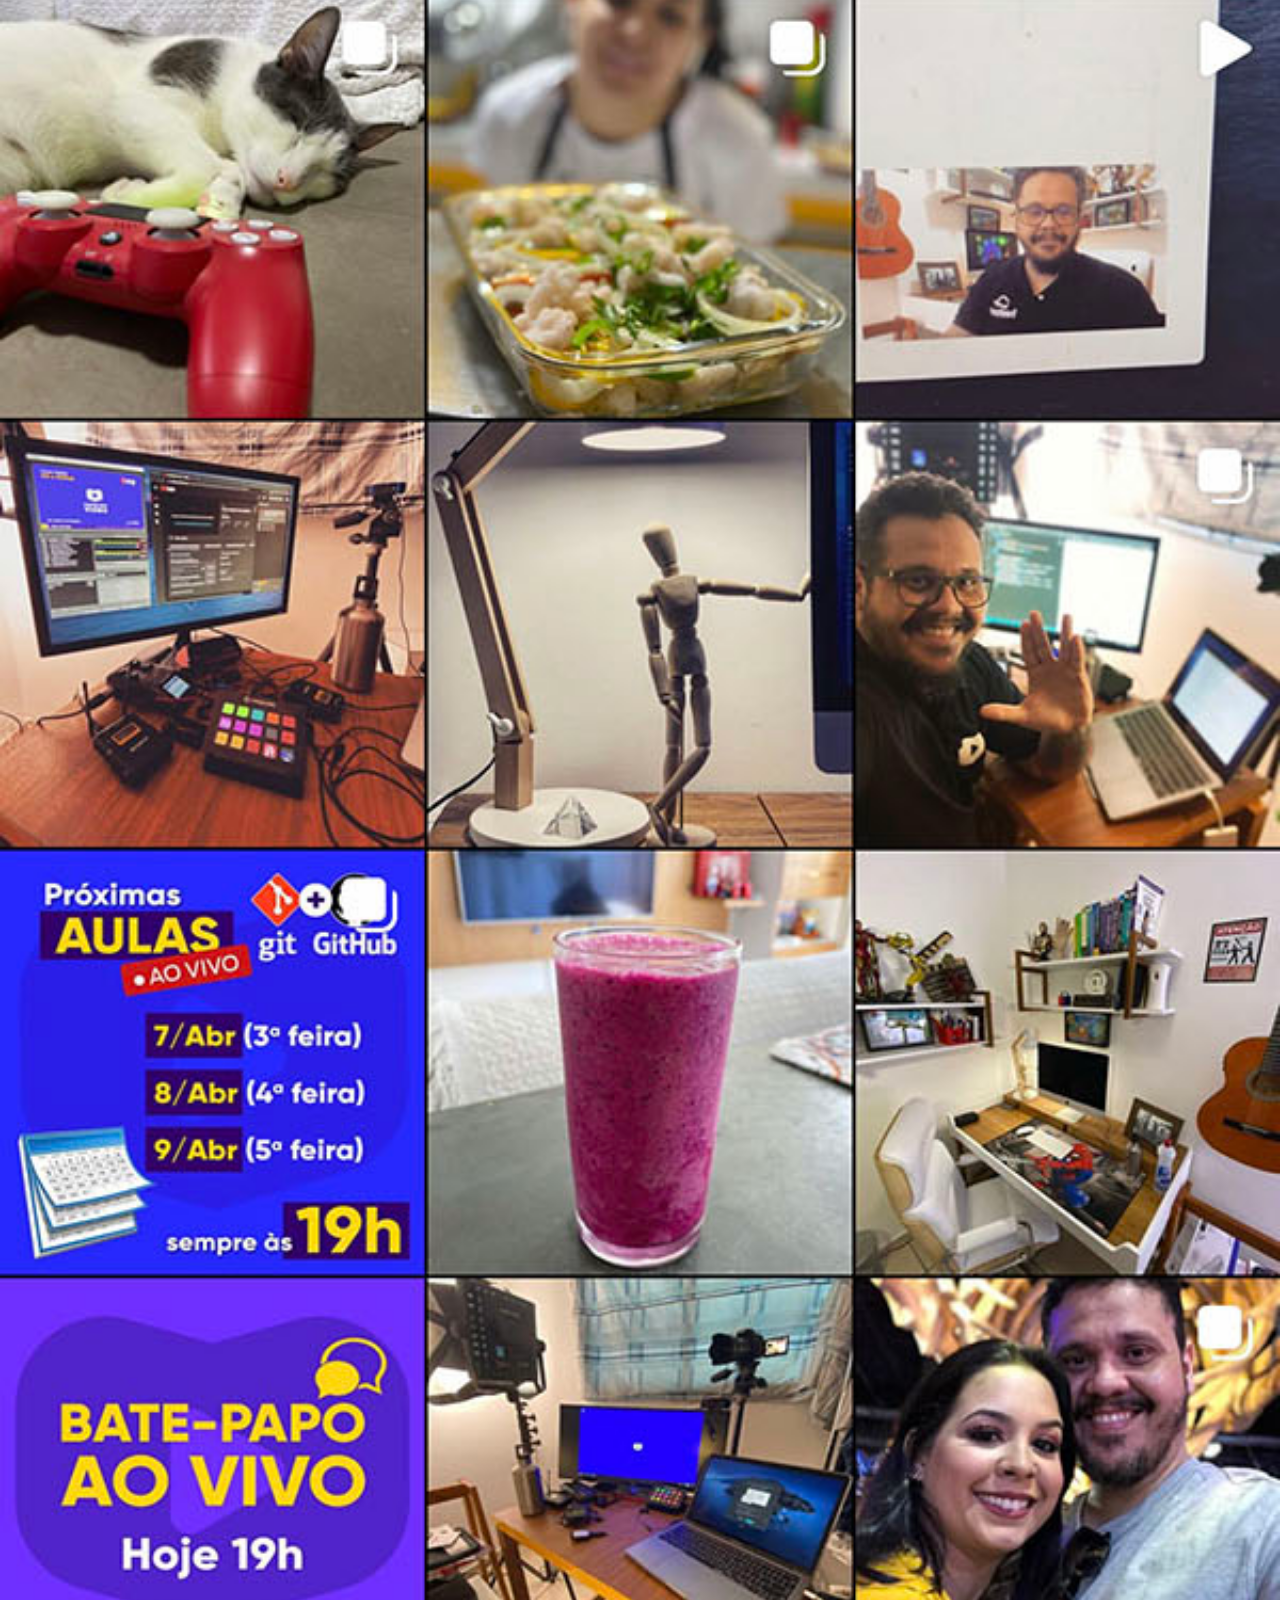
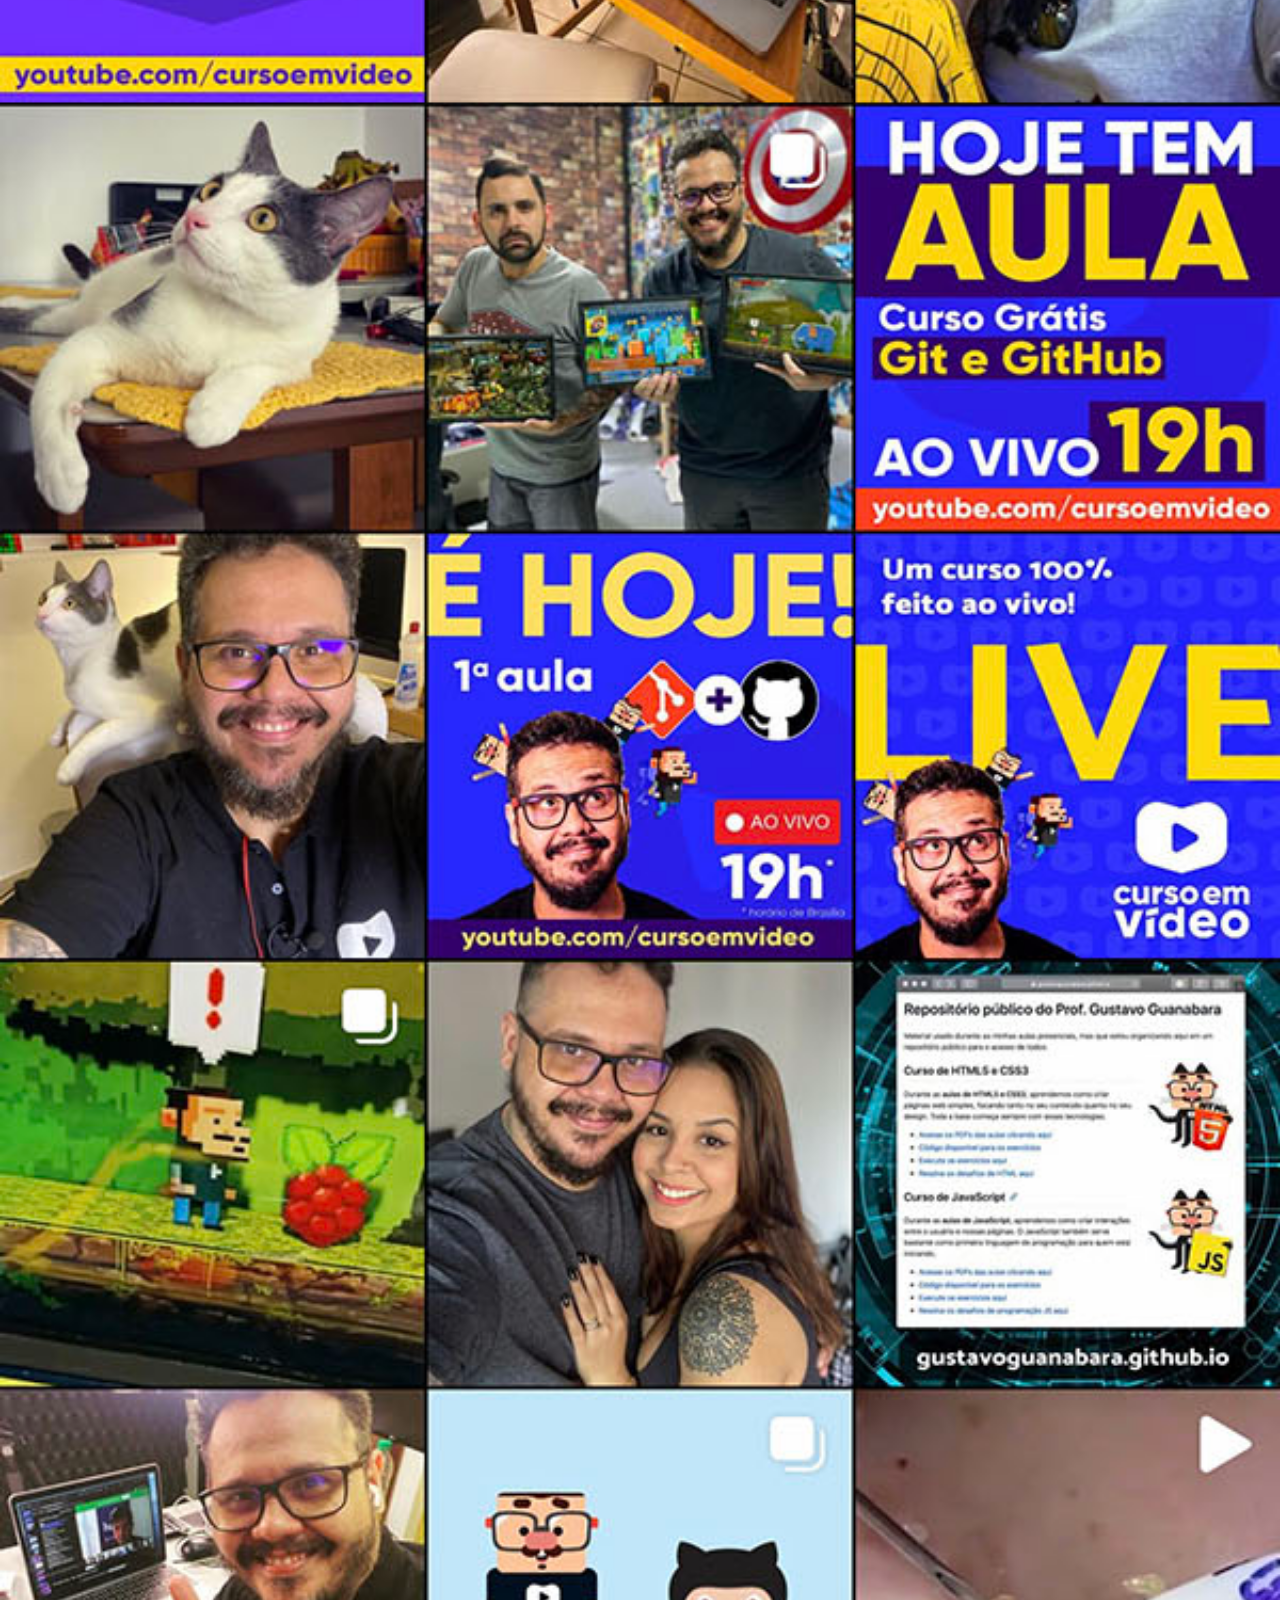
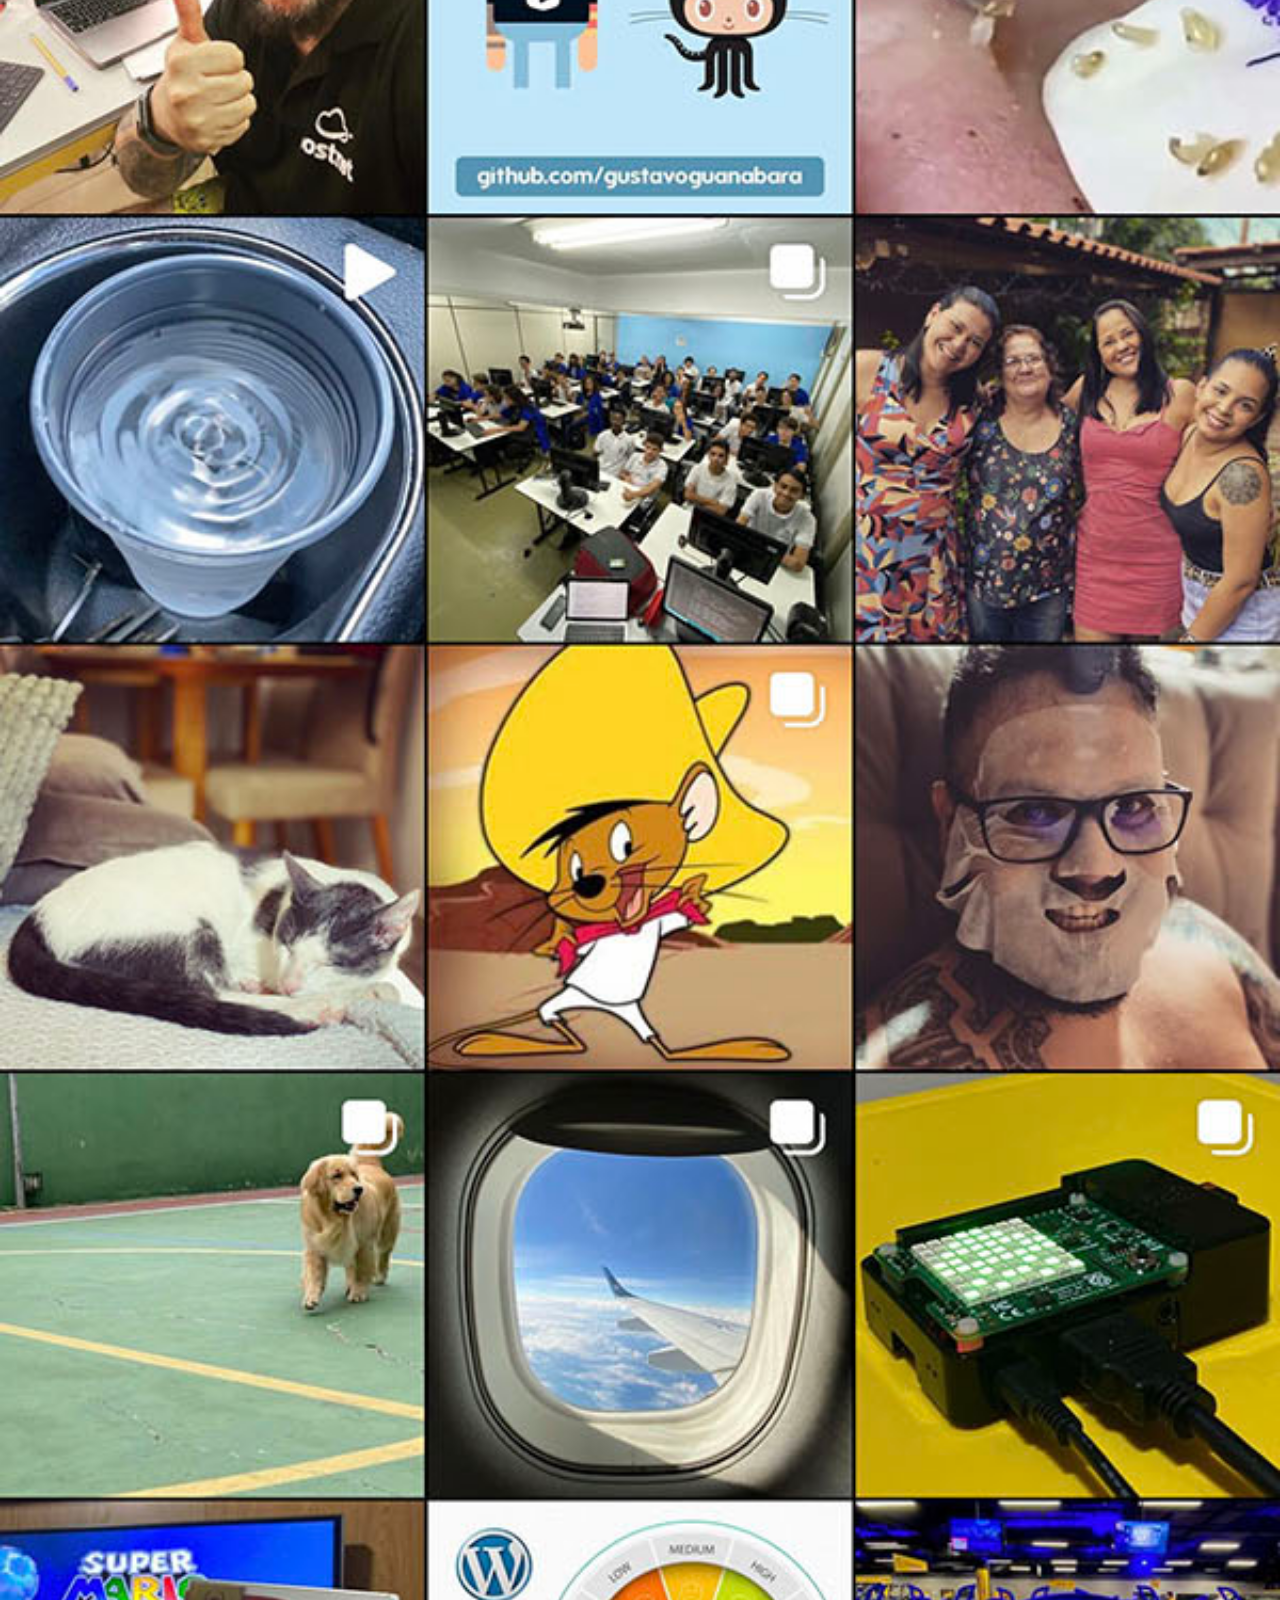
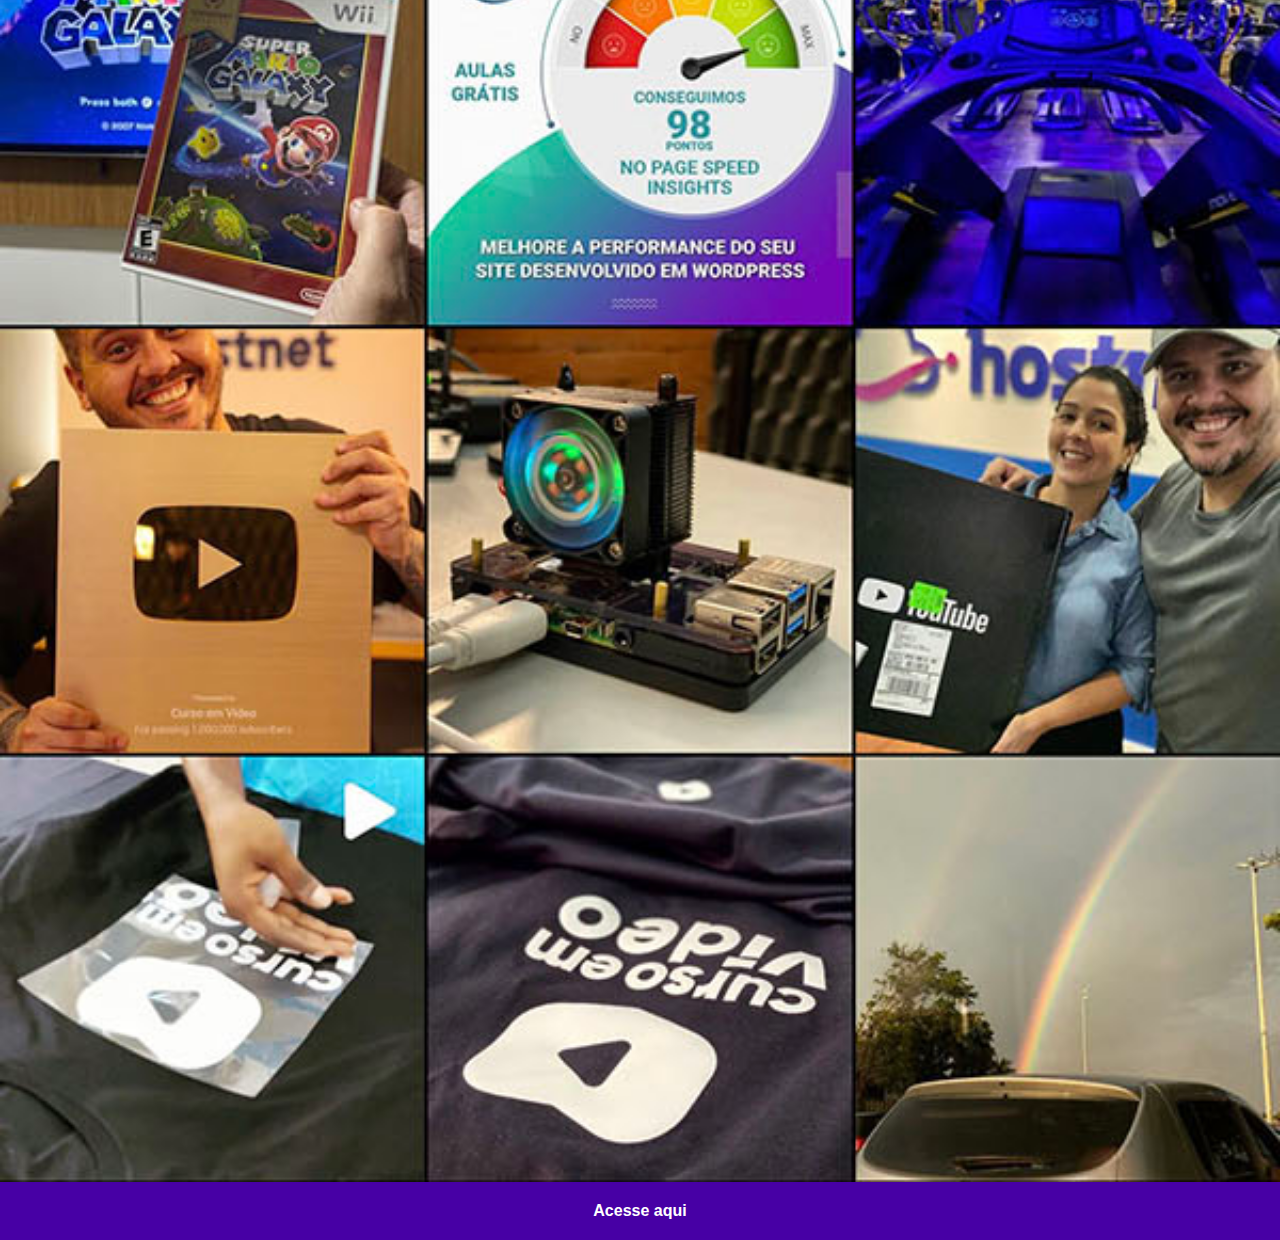
<file: instagram.html>
<!DOCTYPE html>
<html lang="pt-br">
<head>
    <meta charset="UTF-8">
    <meta name="viewport" content="width=device-width, initial-scale=1.0">
    <title>Document</title>
    <link rel="stylesheet" href="estilo/social.css">
    <style>
       a{
        background-color: rgb(71, 0, 165);
       }
       a:hover{
        background-color: rgb(96, 1, 219);
       }
    </style>
</head>
<body>
    <img src="imagens/tela-instagram.jpg" alt="instagram"> 
    <a href="https://www.instagram.com/gustavoguanabara/" target="_blank">Acesse aqui</a>
</body>
</html>
</file>
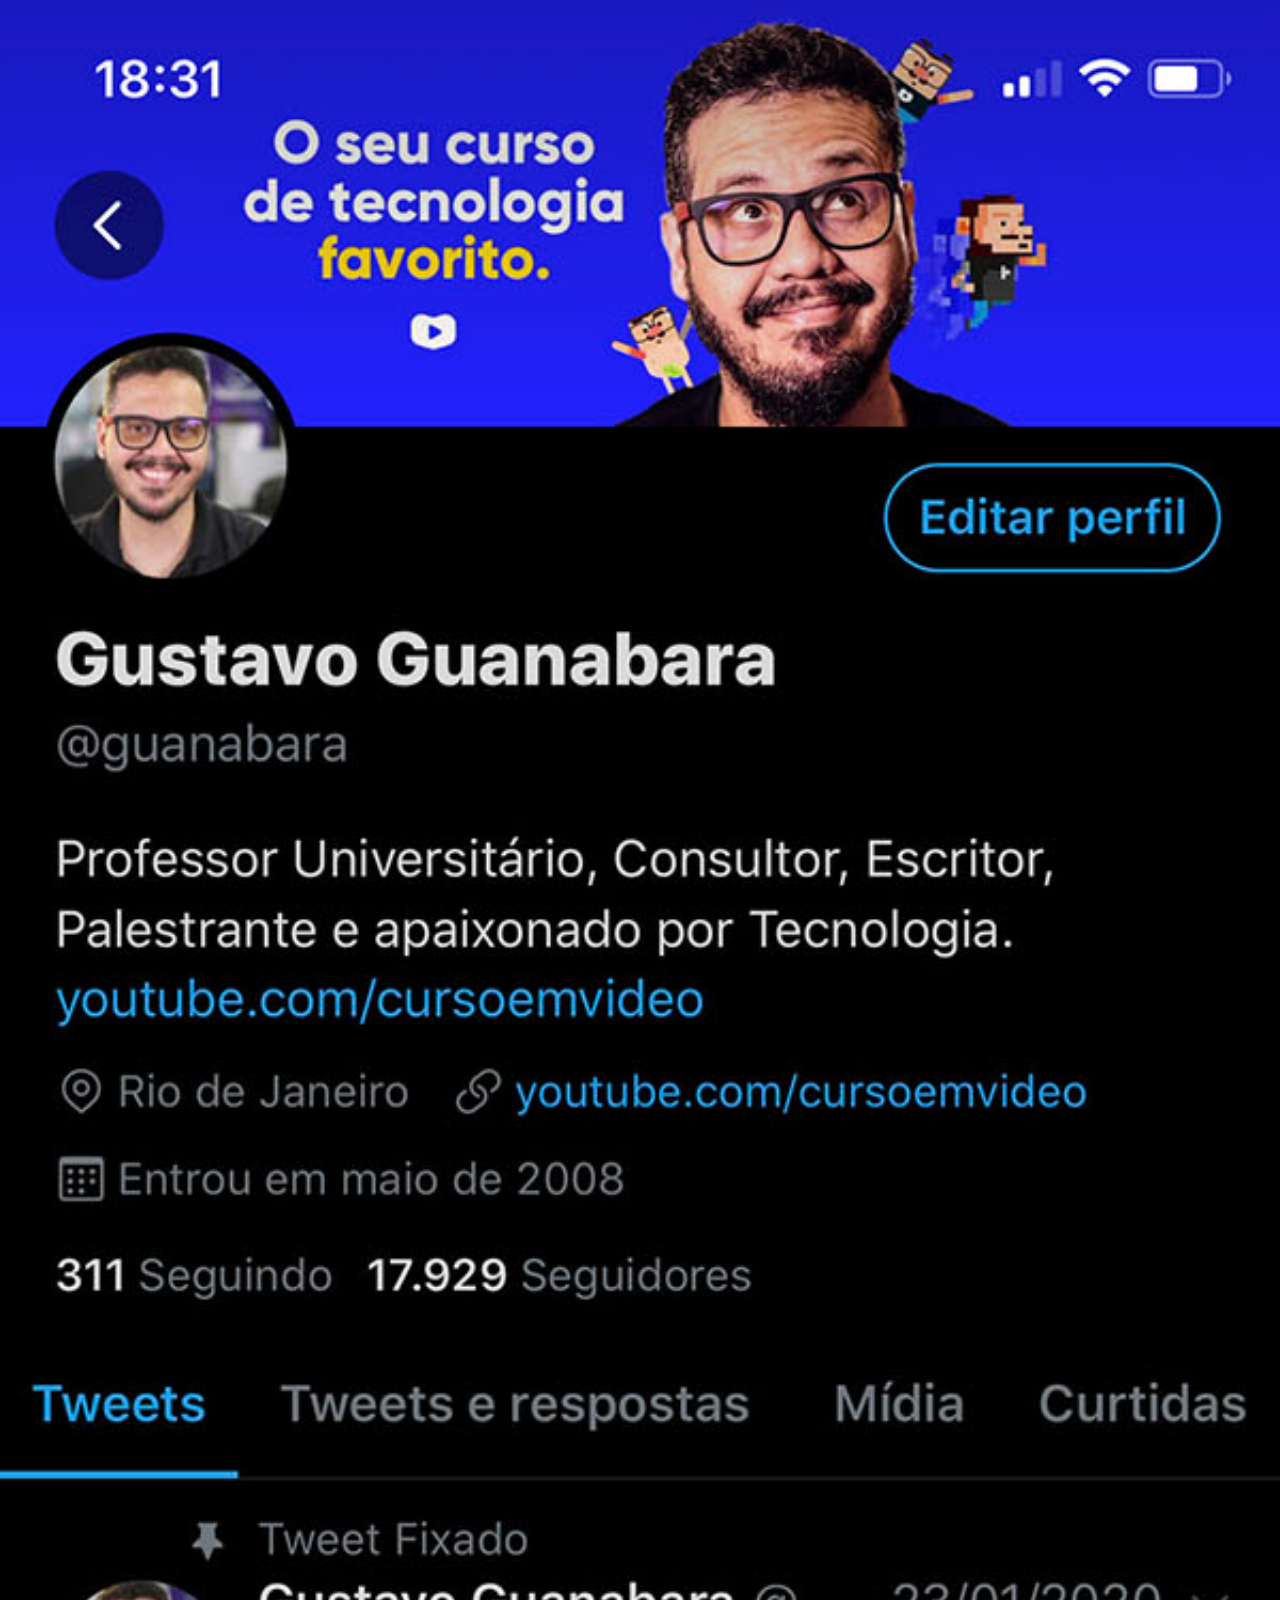
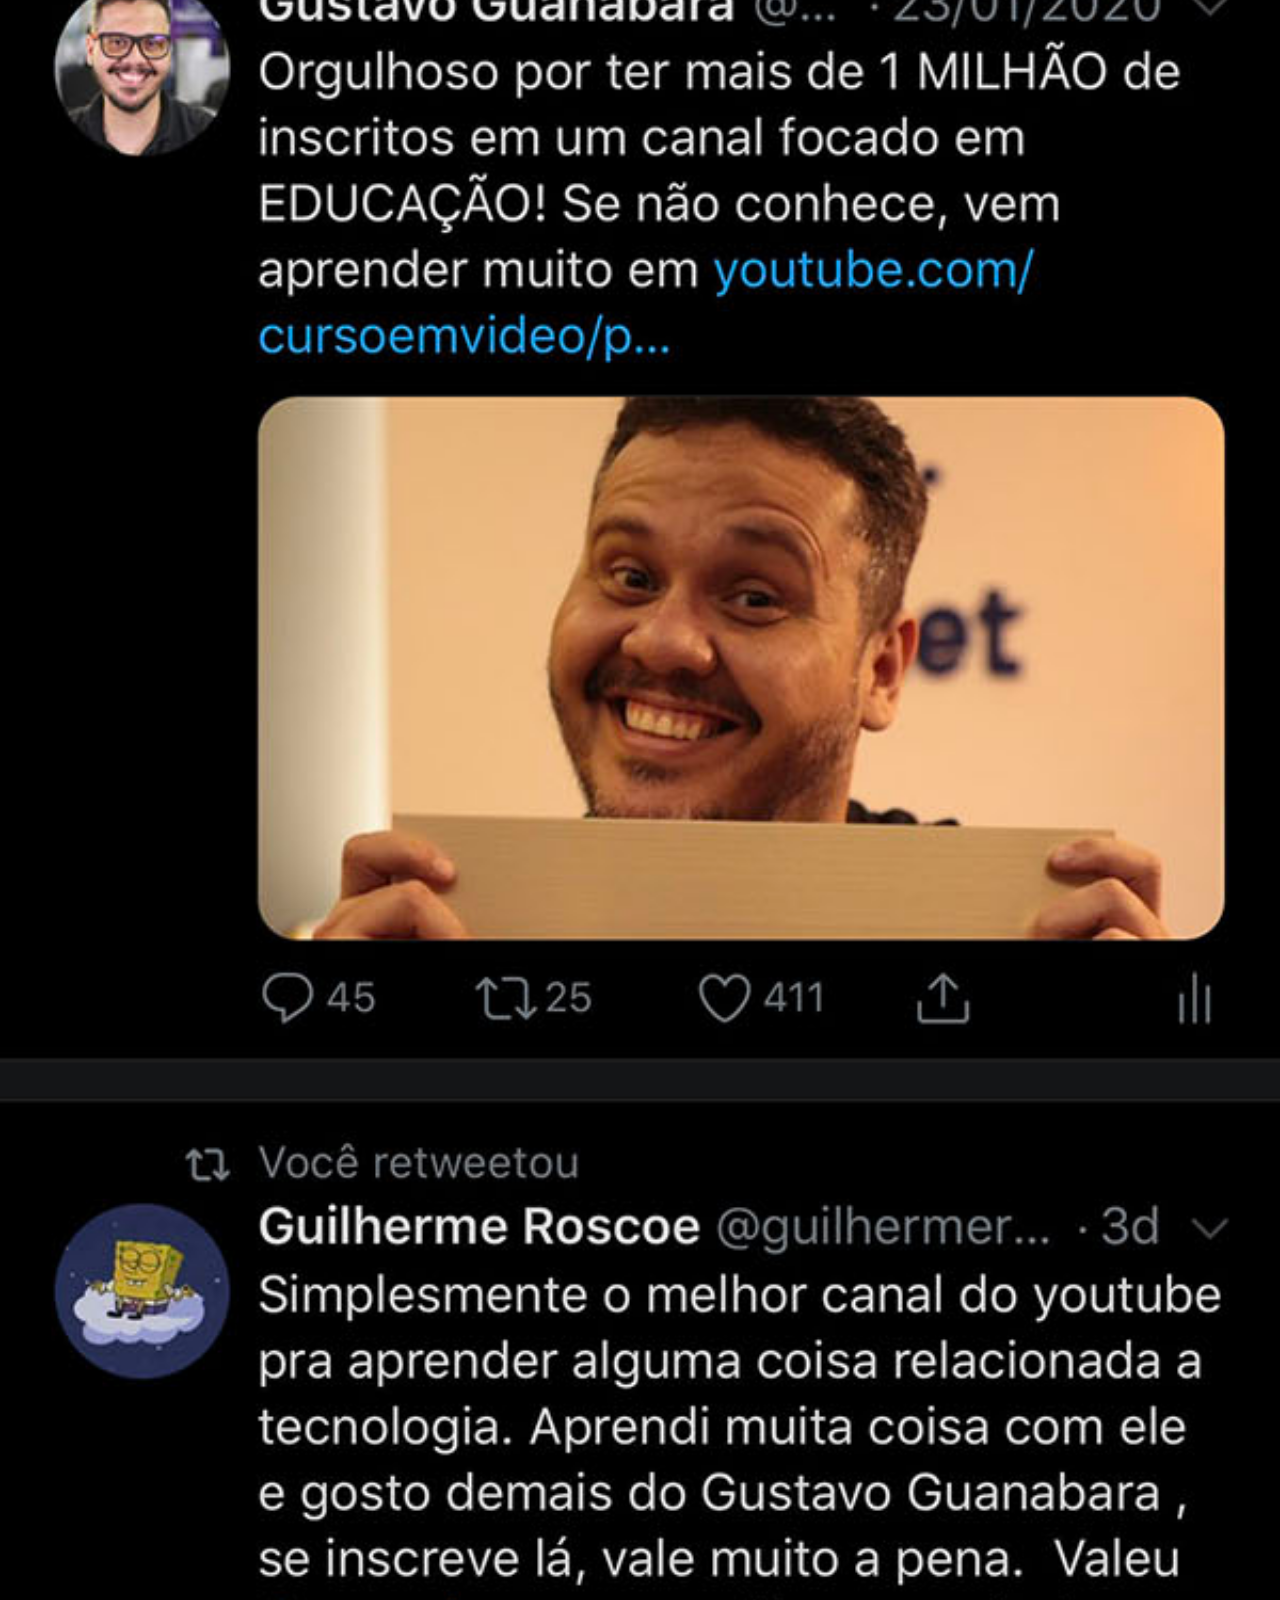
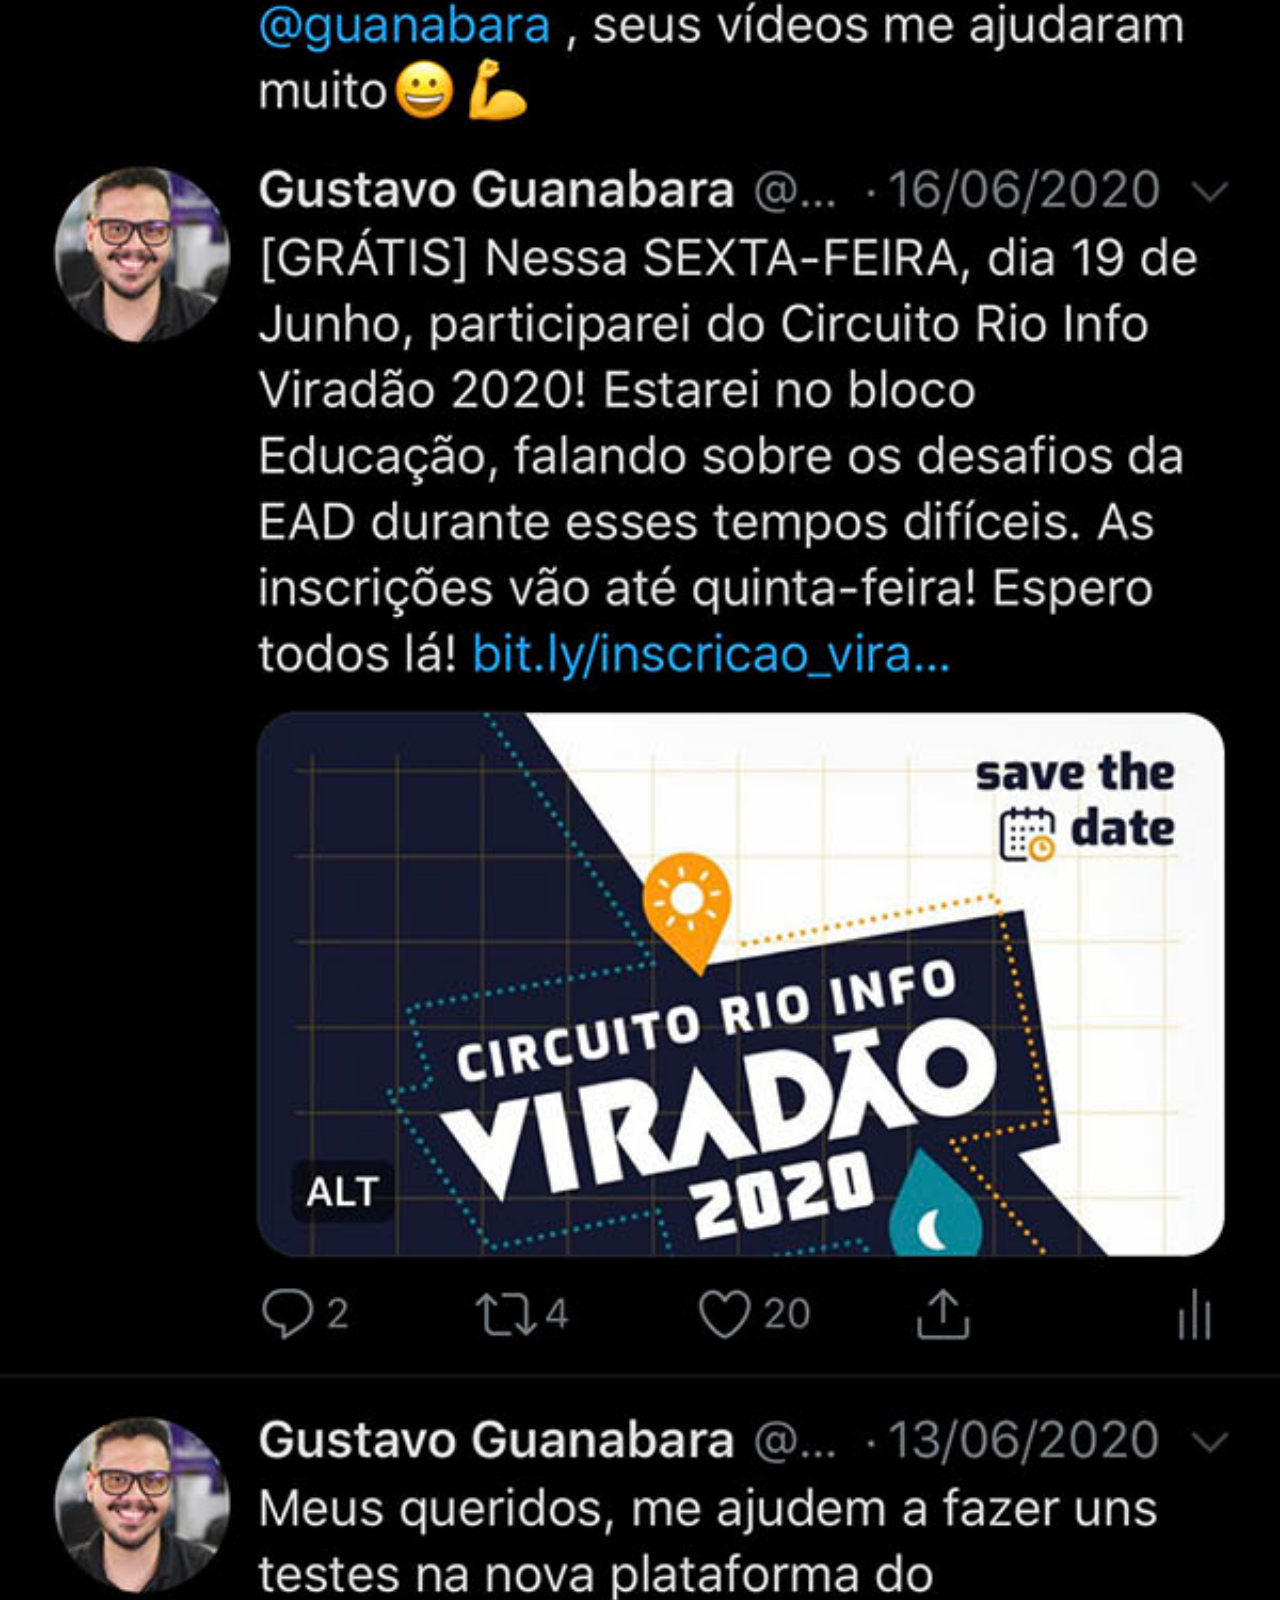
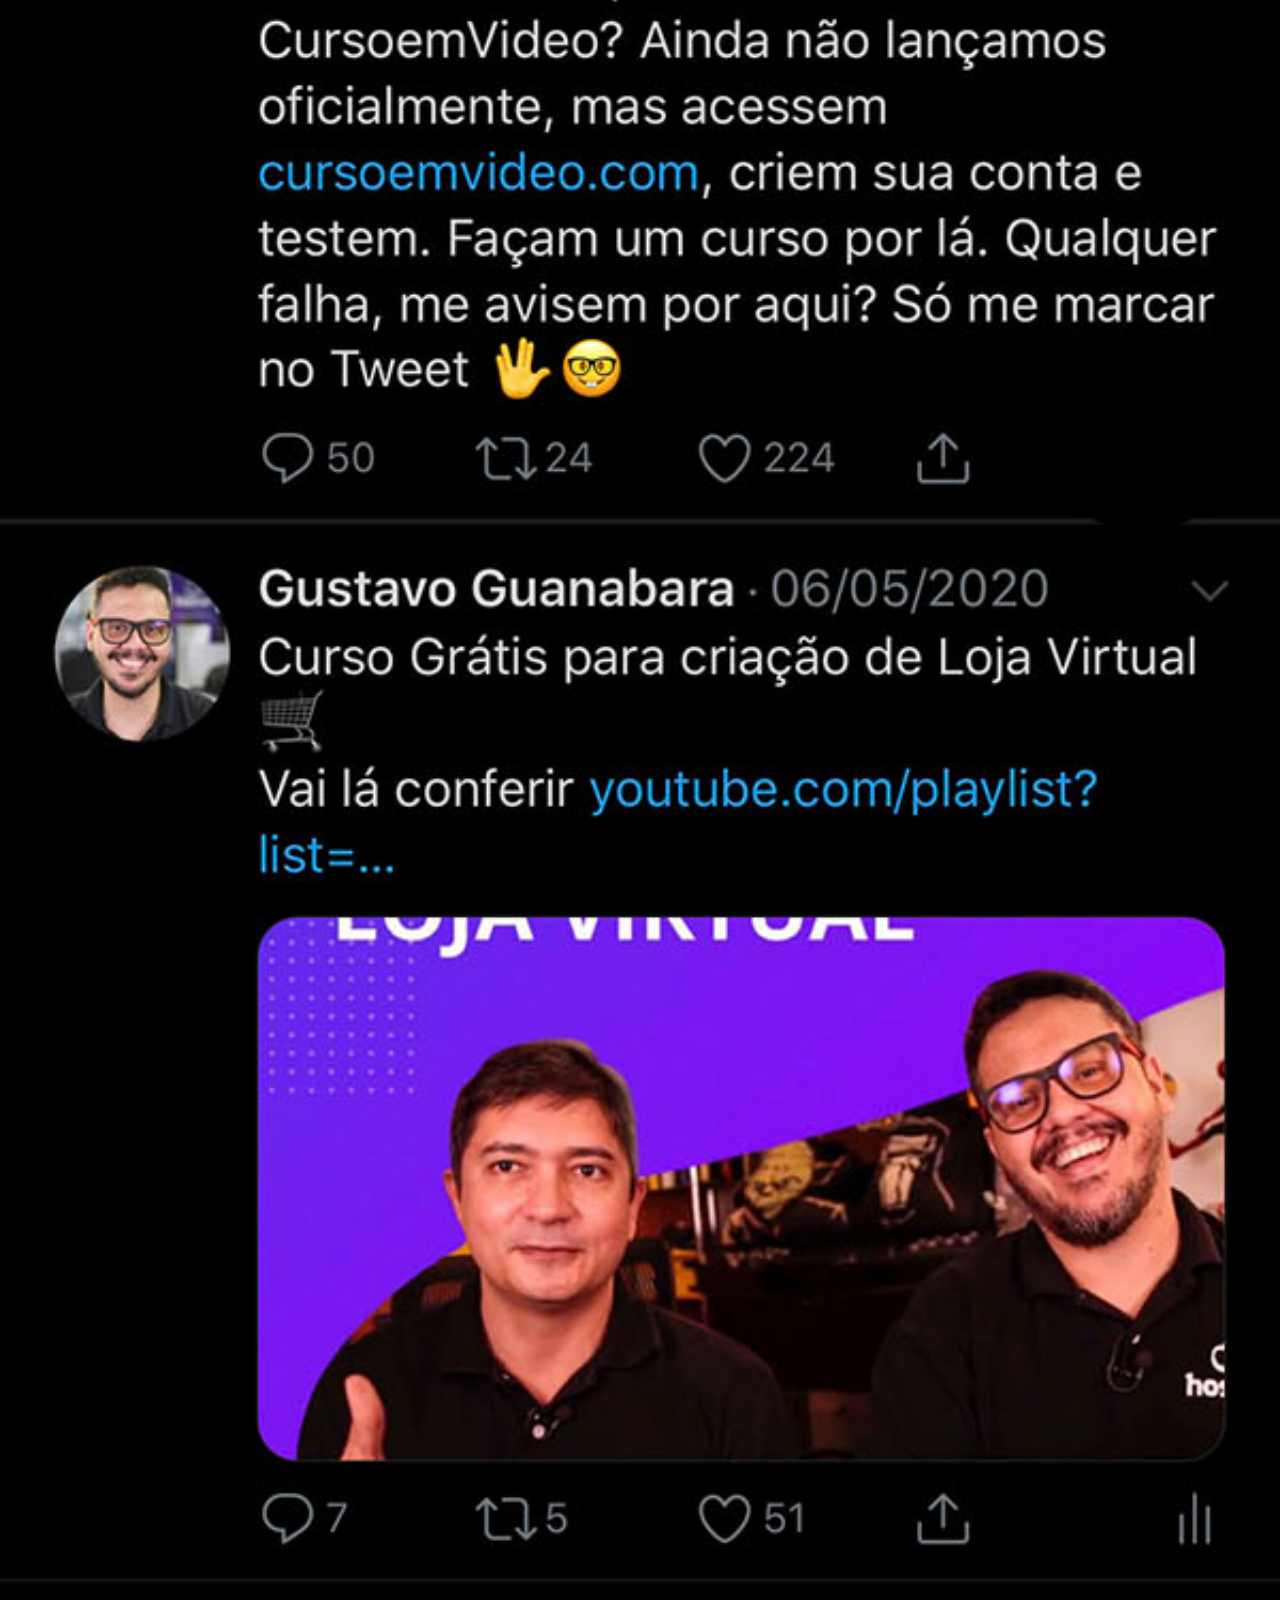
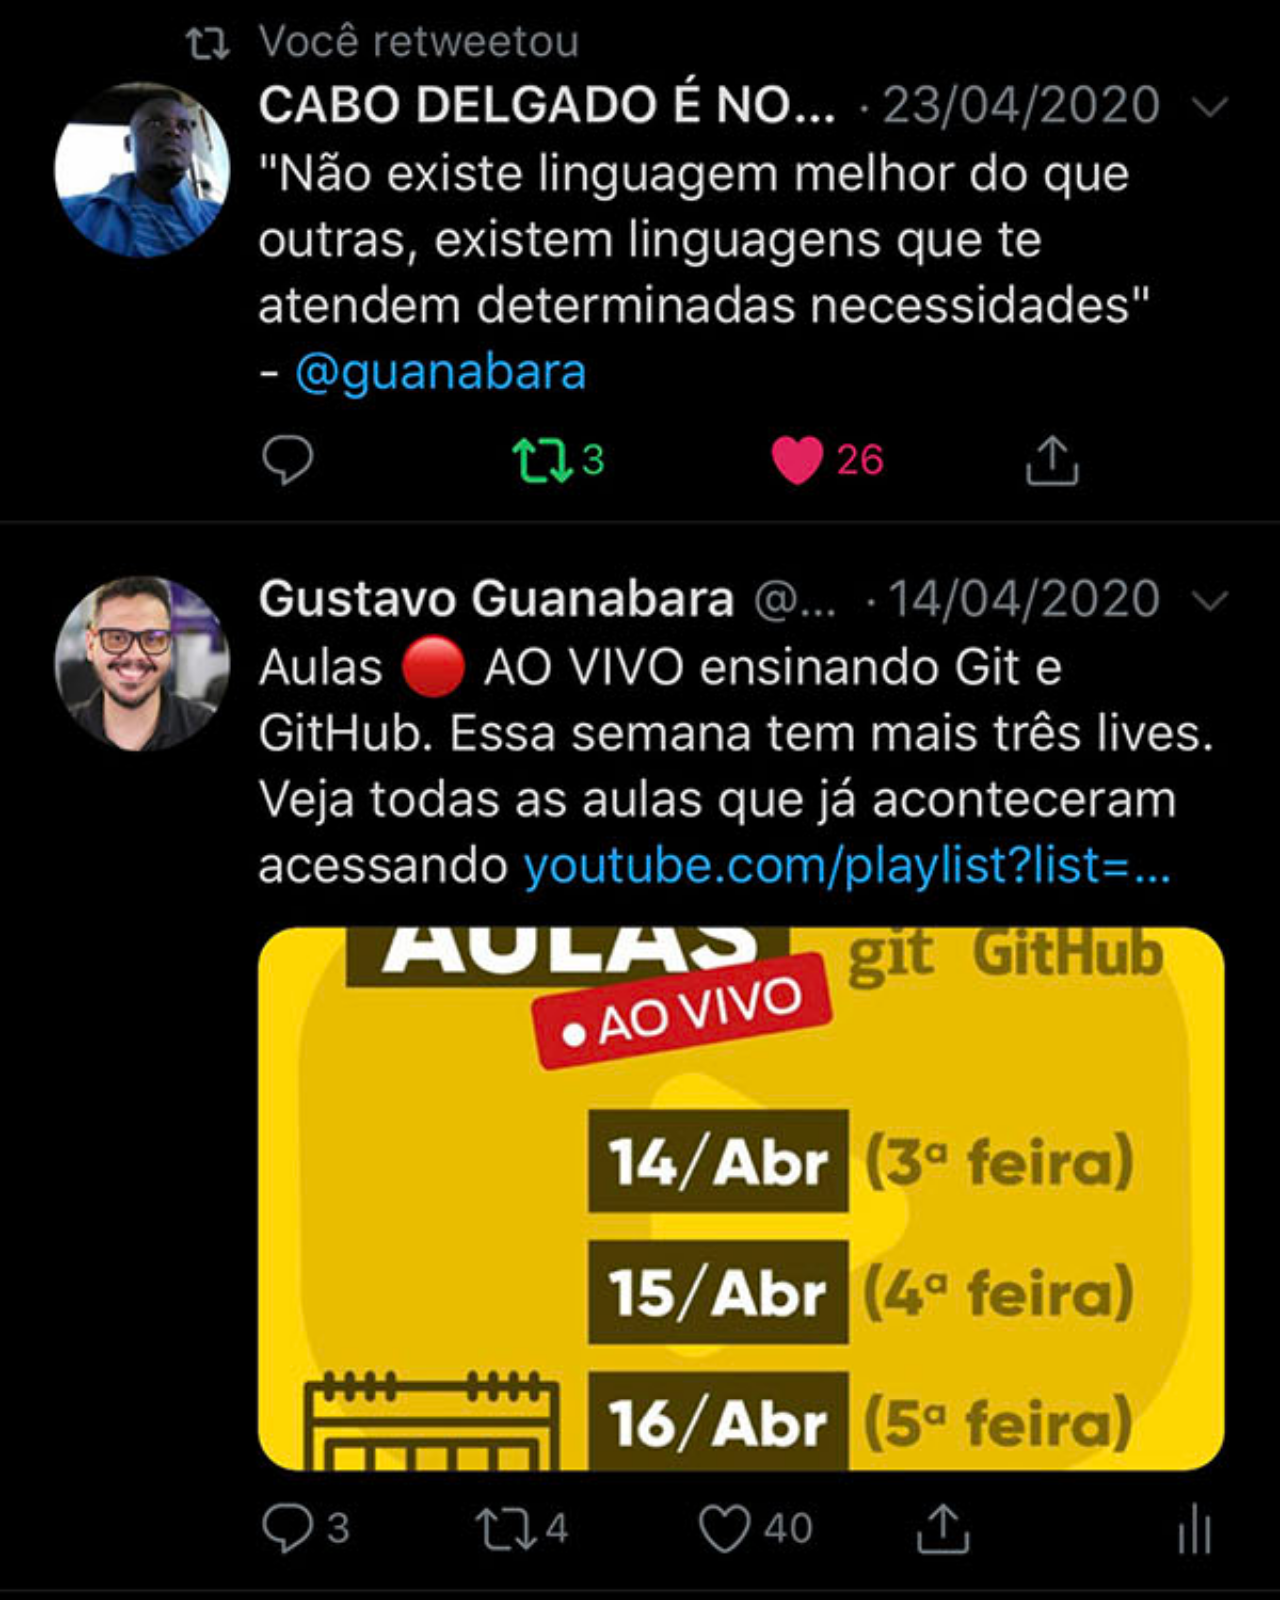
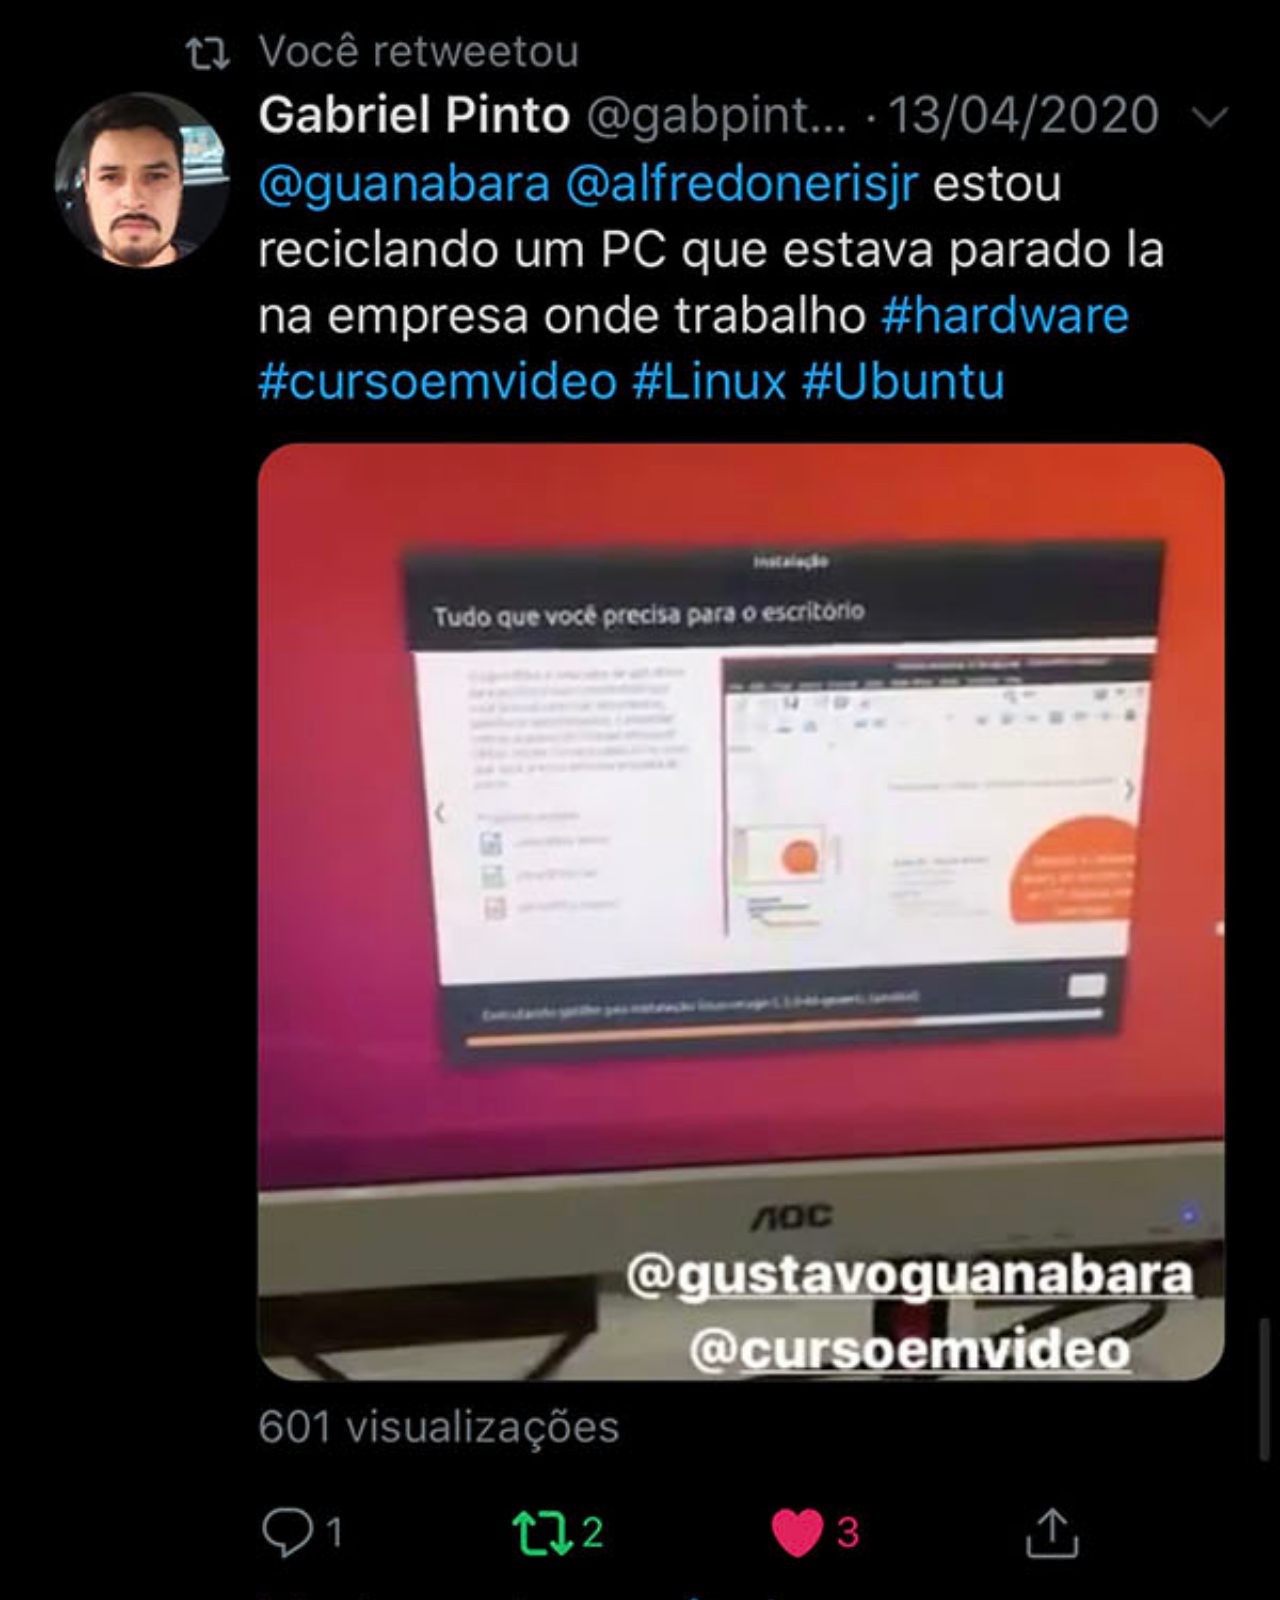
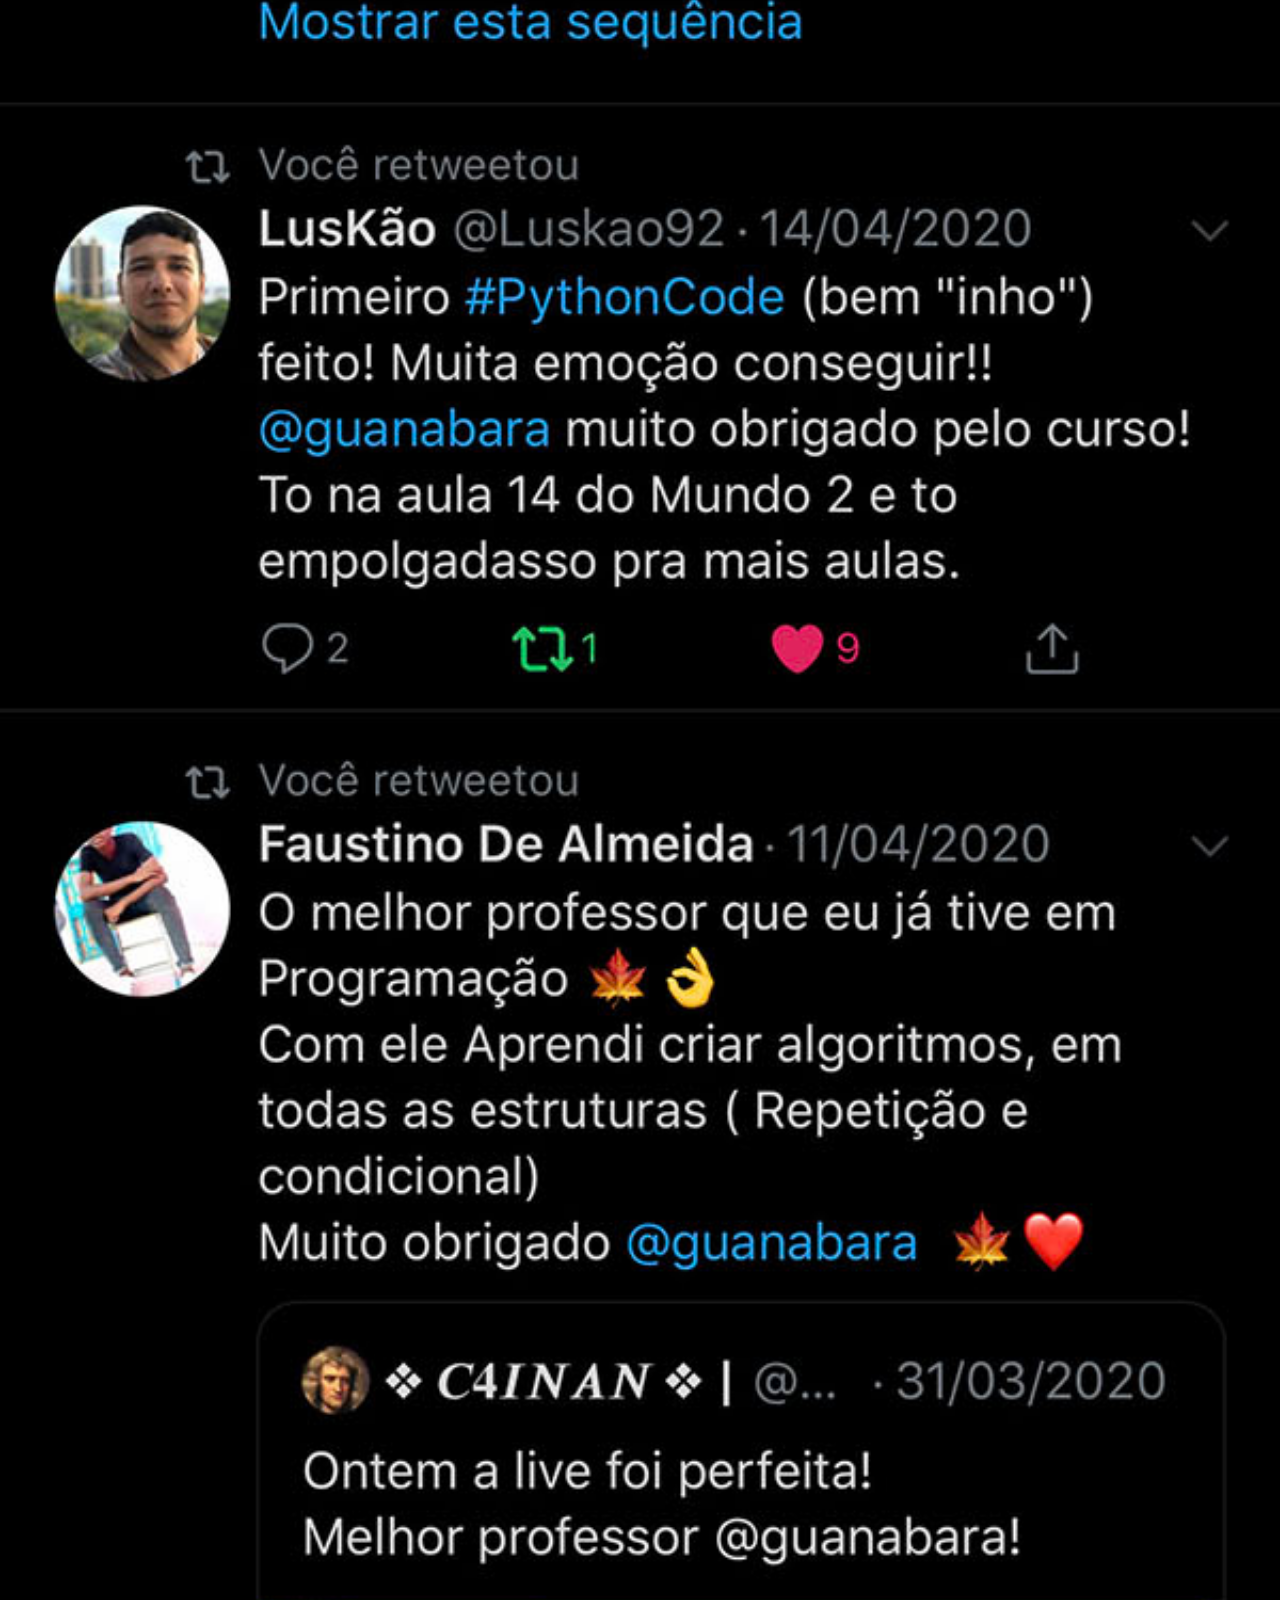
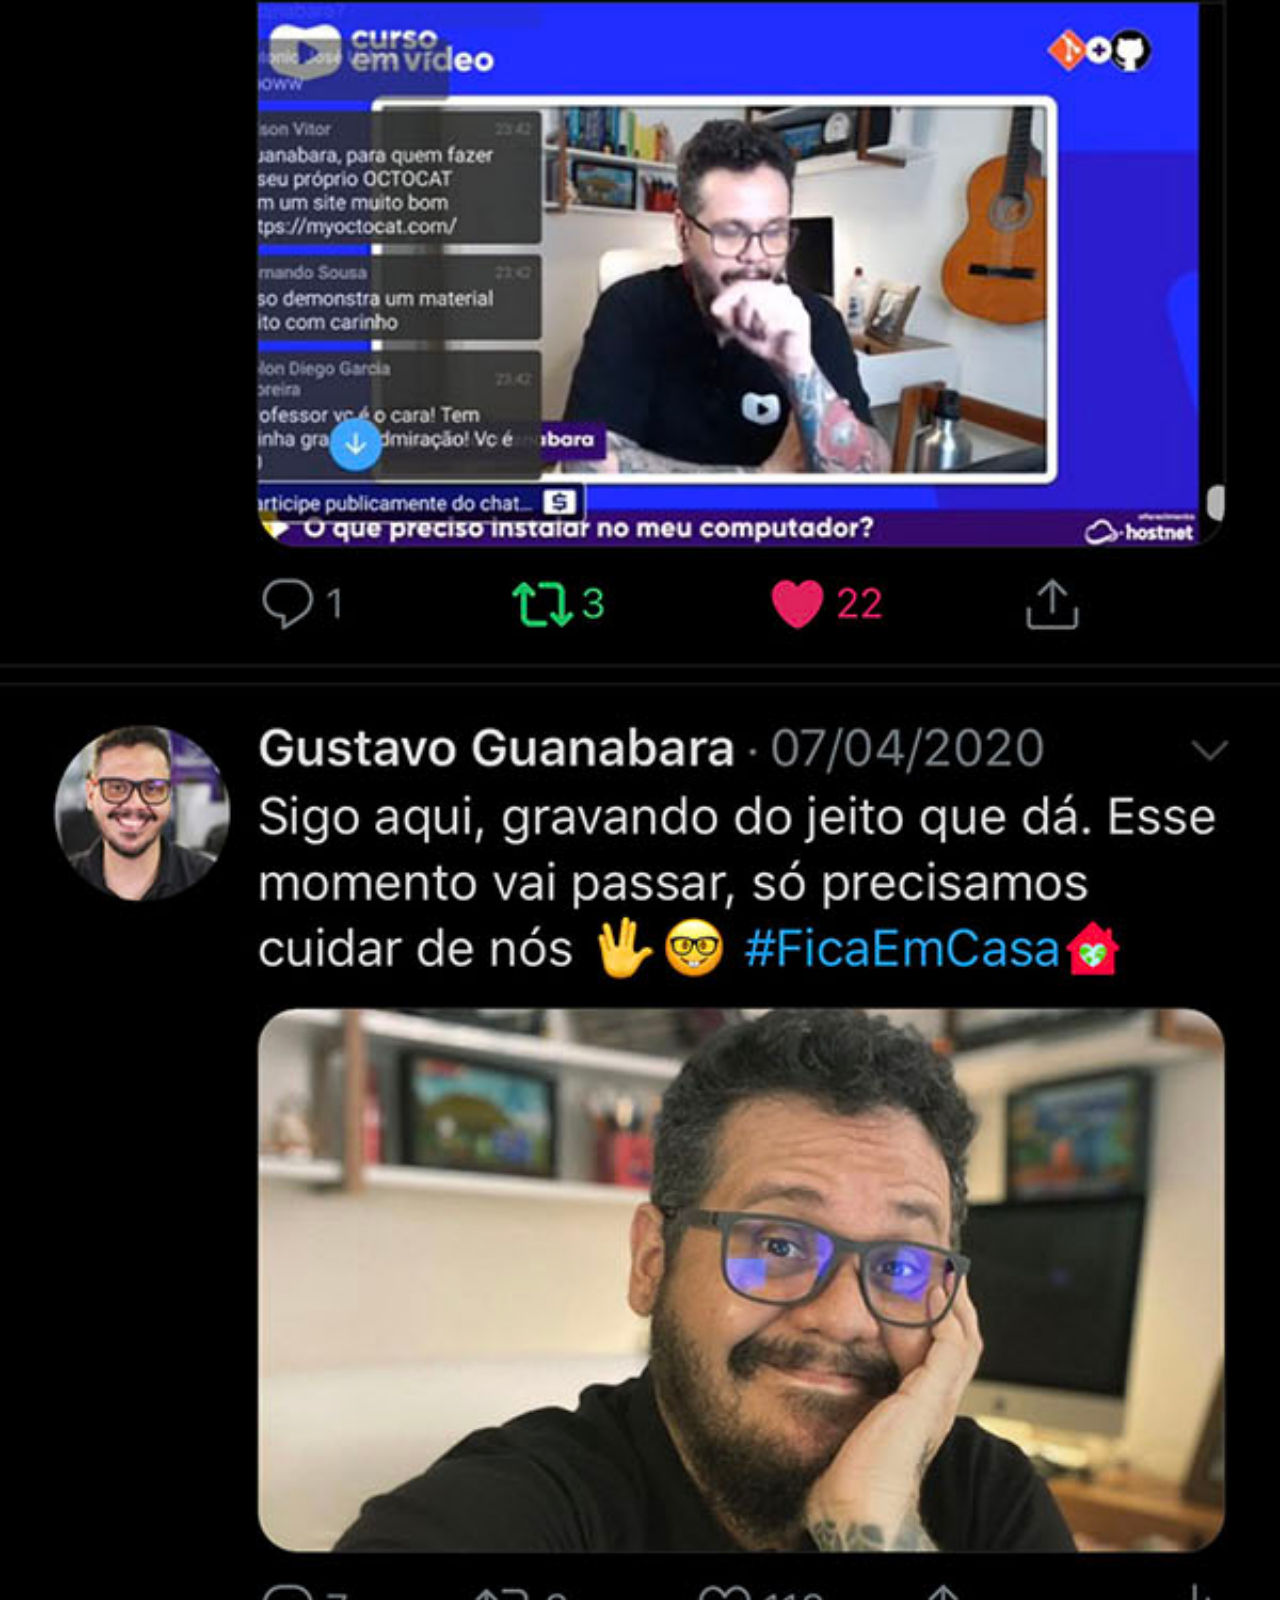
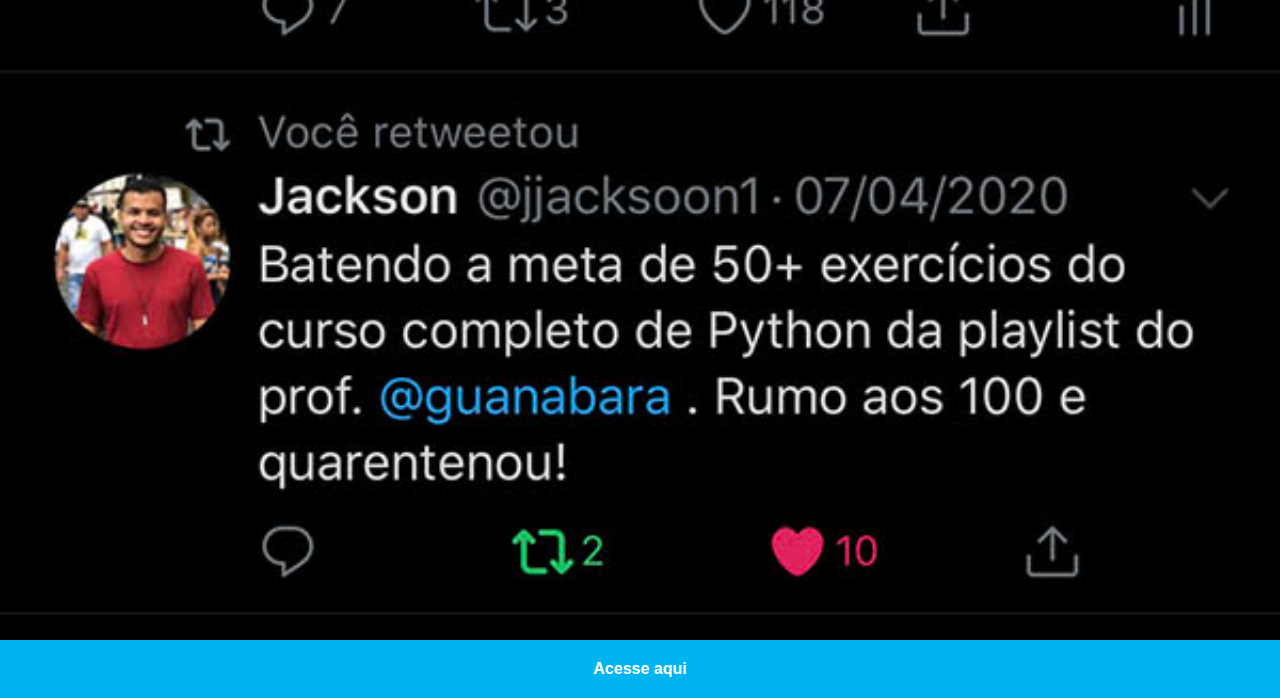
<file: twitter.html>
<!DOCTYPE html>
<html lang="pt-br">
<head>
    <meta charset="UTF-8">
    <meta name="viewport" content="width=device-width, initial-scale=1.0">
    <title>Document</title>
    <link rel="stylesheet" href="estilo/social.css">
    <style>
        a{
            background-color: rgb(0, 180, 240);
        }
        a:hover{
            background-color: rgb(103, 217, 255);
        }
    </style>
</head>
<body>
    <img src="imagens/tela-twitter.jpg" alt="twitter">  
    <a href="https://twitter.com/guanabara" target="_blank">Acesse aqui</a>
</body>
</html>
</file>
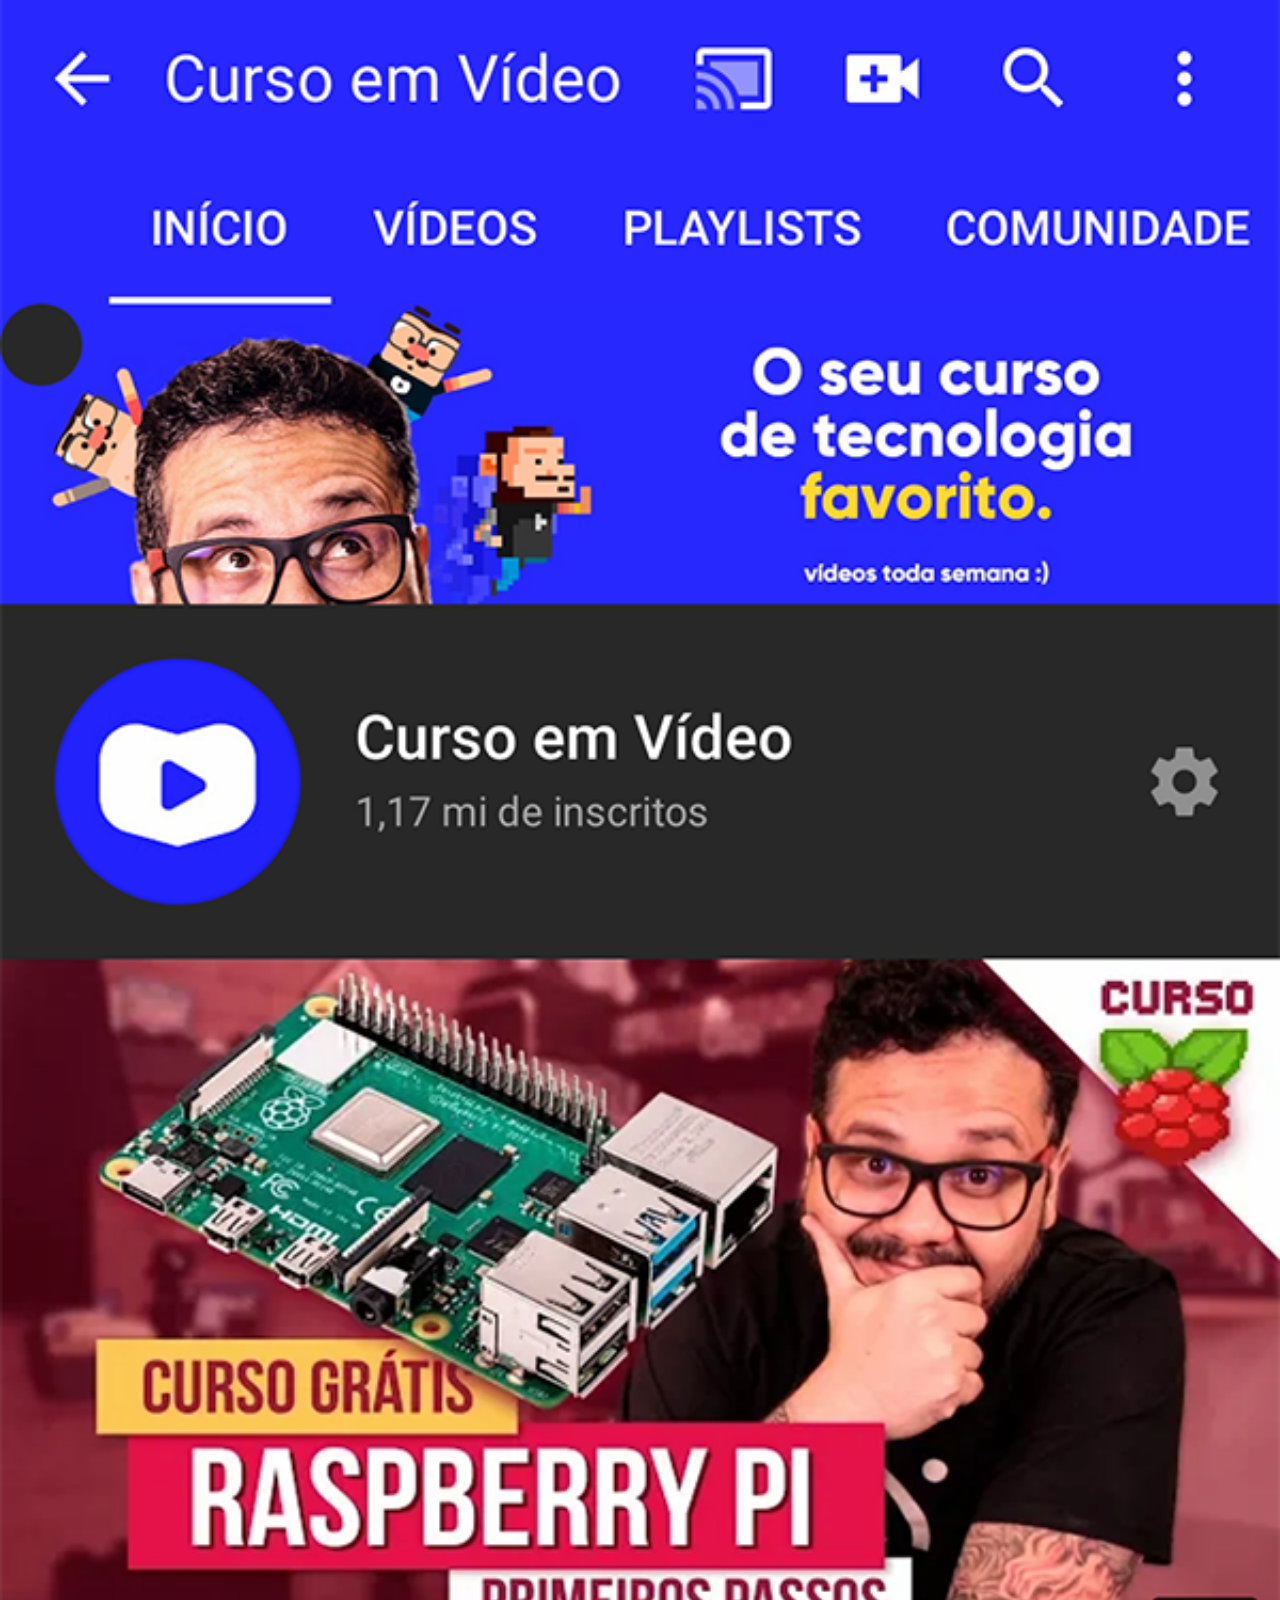
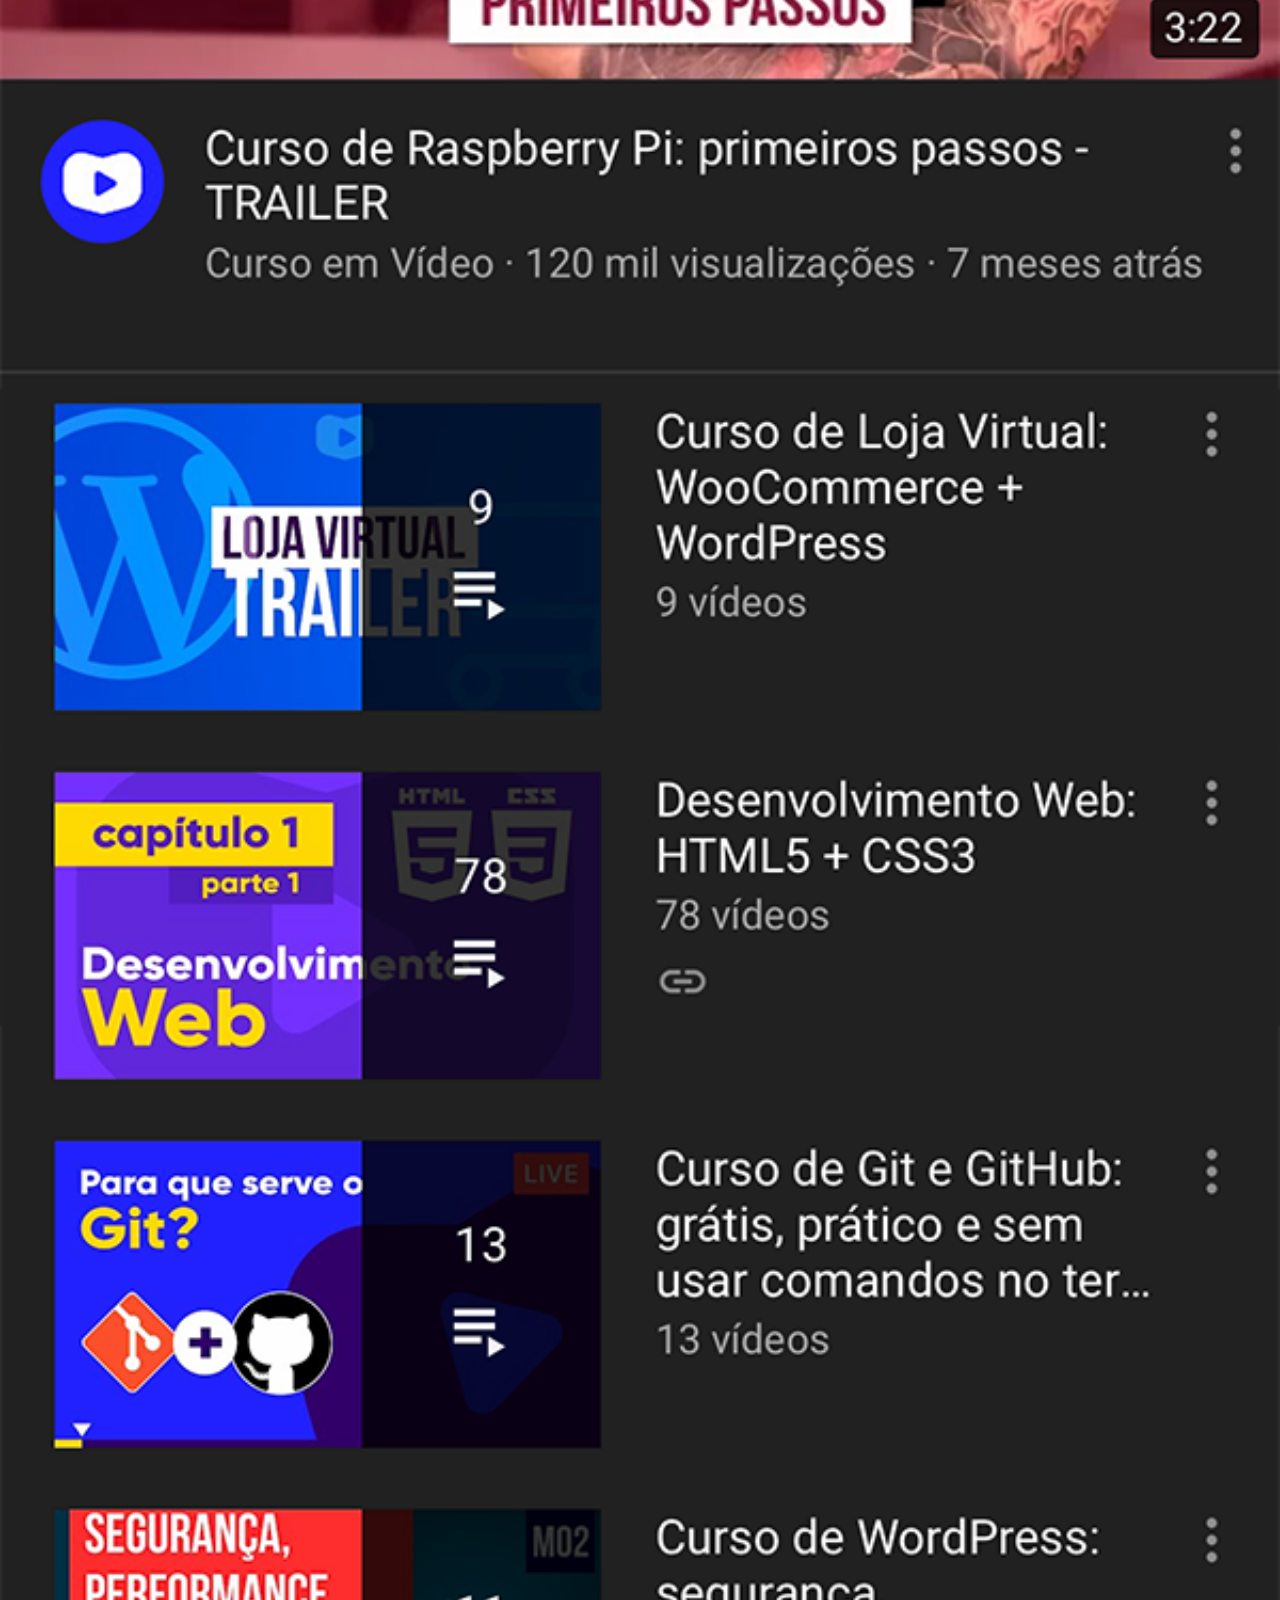
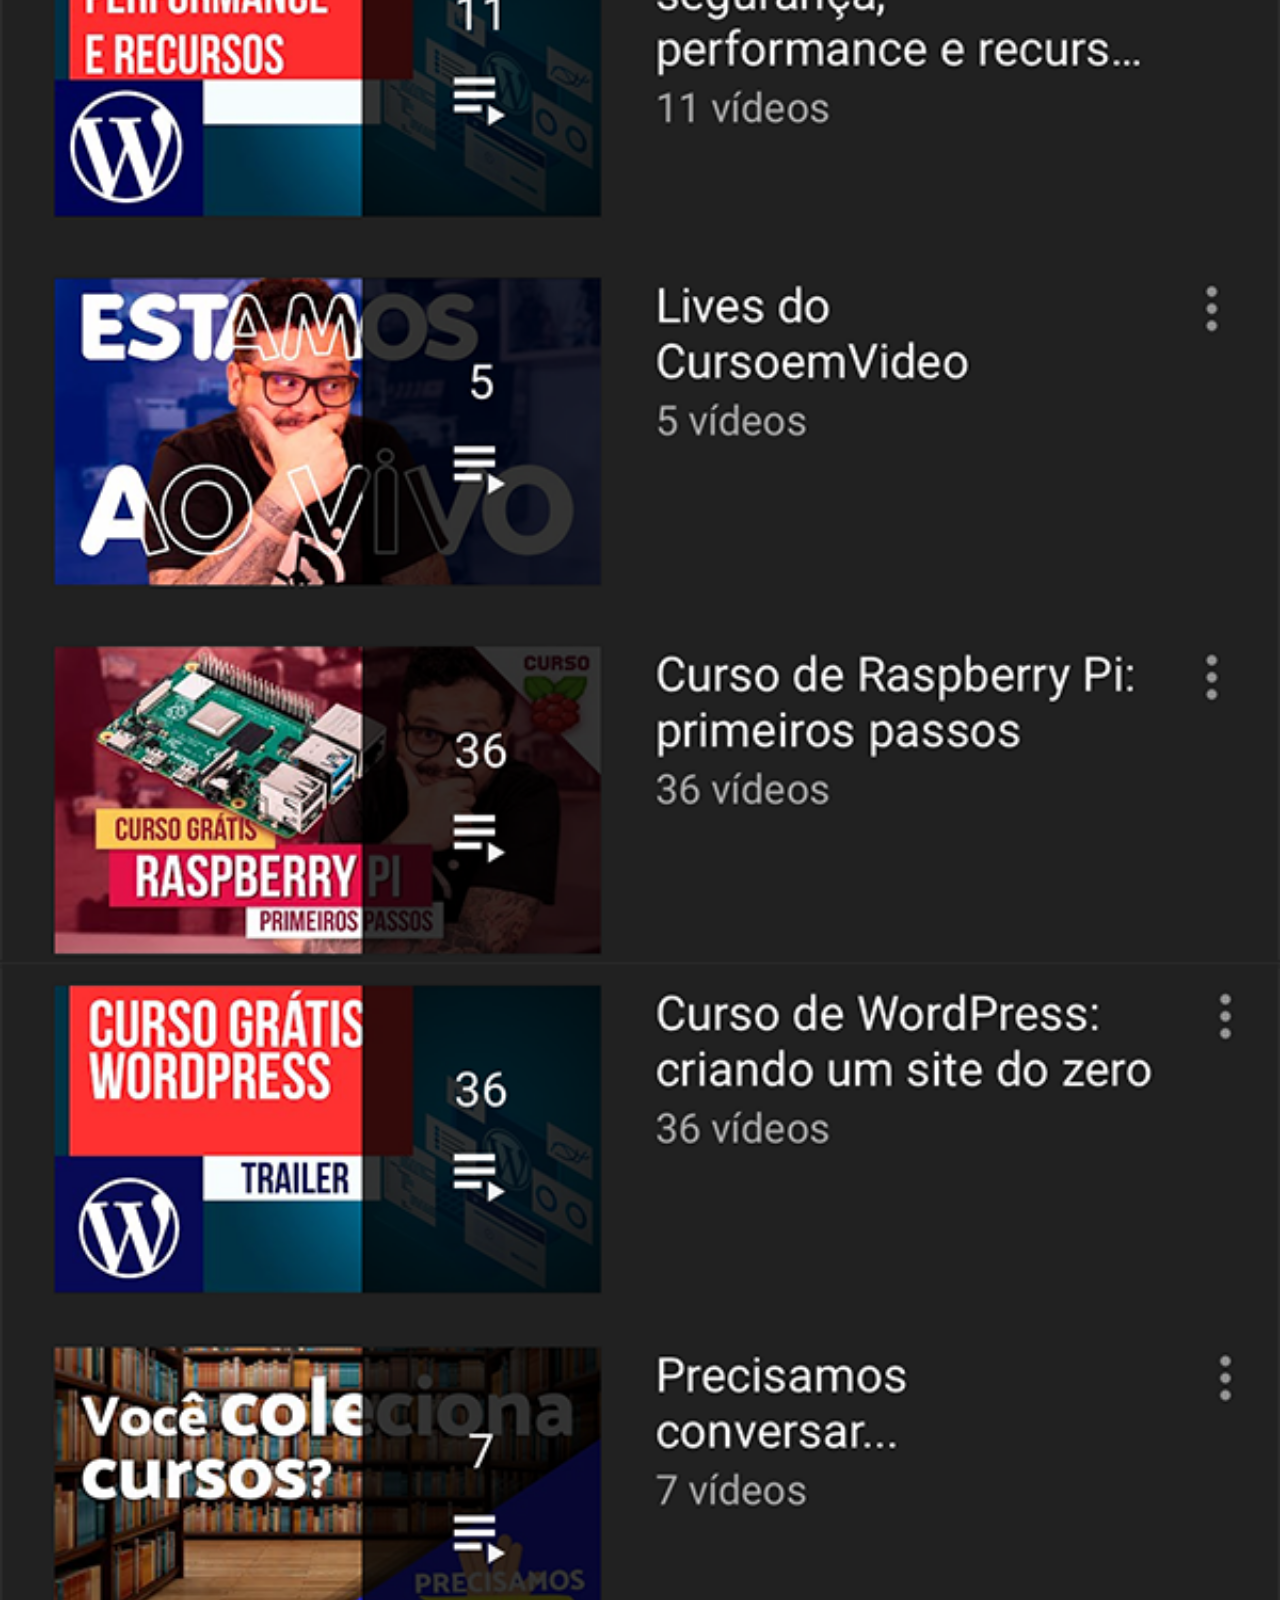
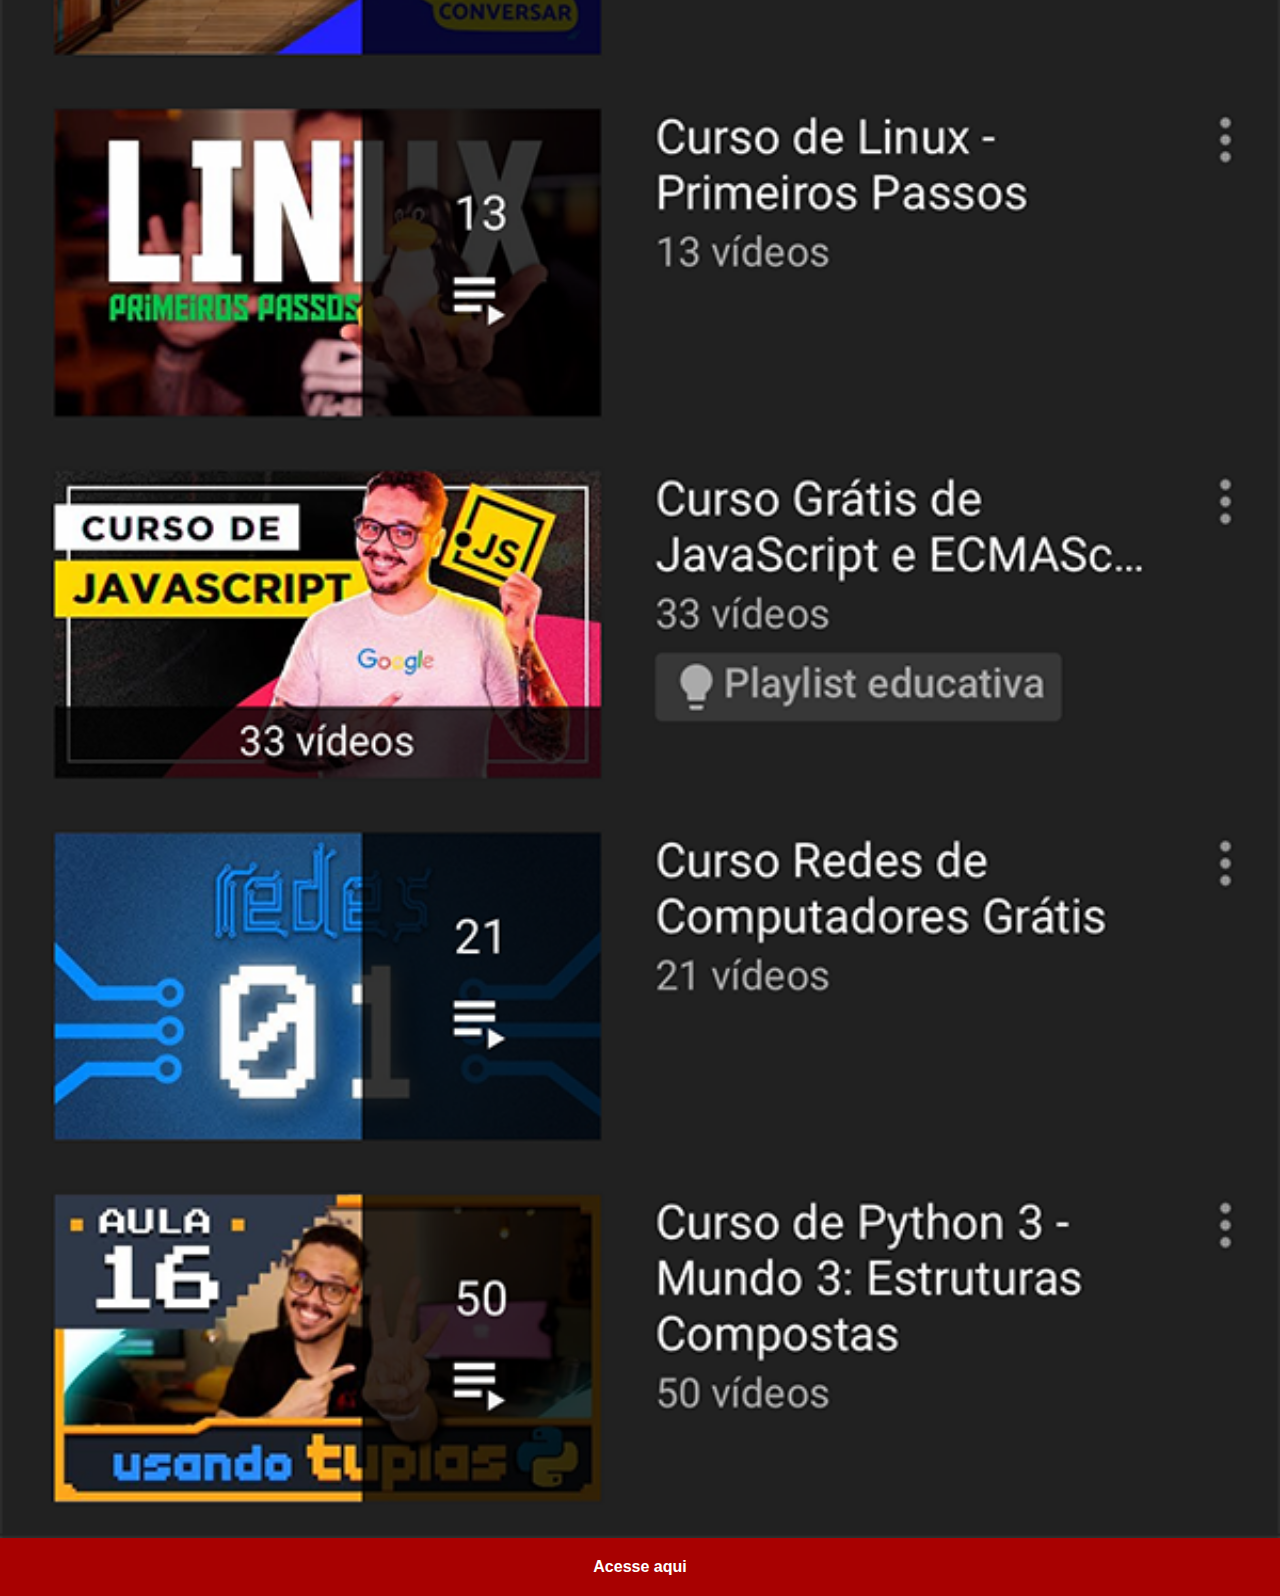
<file: youtube.html>
<!DOCTYPE html>
<html lang="pt-br">
<head>
    <meta charset="UTF-8">
    <meta name="viewport" content="width=device-width, initial-scale=1.0">
    <title>Document</title>
    <link rel="stylesheet" href="estilo/social.css">
    <style>
       a{
        background-color: rgb(168, 1, 1);
       }
       a:hover{
        background-color: red;
       }
    </style>
</head>
<body>
    <img src="imagens/tela-youtube.png" alt="youtube">
    <a href="https://www.youtube.com/cursoemvideo" target="_blank">Acesse aqui</a>
</body>
</html>
</file>
<file: estilo/style.css>
@charset "UTF-8";

*{
    padding: 0px;
    margin: 0px;
}
html body{
    width: 100vw;
    height: 100vh;
}
body{
    background: url('../imagens/fundo-madeira.jpg') no-repeat top center fixed;
    background-size: cover;
} 
main{
    position: relative;
    height: 100vh;
}
#celular{
    position: absolute;
    background: url('../imagens/frame-iphone.png');
    width: 311px;
    height: 627px;
    left: 50%;
    top: 50%;
    transform: translate(-50%, -50%);
}
iframe{
    position: relative;
    top: 80px;
    left: 22px;
    width: 267px;
    height: 472px;
}
nav{
    display:block;
    margin-left: auto;
    width: 66px;
}
.botoes{
    width: 50px;
    padding: 1px;
    margin-top: 10px;
    border-radius: 50%;
    box-shadow: 2px 2px 5px rgba(0, 0, 0, 0.404);
    box-sizing: border-box;
}
.botoes:hover{
    position: relative;
    top: -7px;
    left: -7px;
    border: 1px solid  rgba(255, 255, 255, 0.808);
    box-shadow: 5px 5px 10px rgba(0, 0, 0, 0.589);
    transition: top 0.5s, left 0.5s, border 0.3s;
}
</file>
<file: estilo/social.css>
@charset "UTF 8";

*{
    padding: 0px;
    margin: 0px;
    font-family: Arial, Helvetica, sans-serif;
}
img{
    width: 100vw;
    margin-bottom: -4px;
}
::-webkit-scrollbar{
    width: 1px;
    height: 1px;
}
a{
    display: block;
    background-color: rgb(11, 11, 182);
    color: white;
    font-weight: bold;
    text-align: center;
    text-decoration: none;
    padding: 20px;
}
a:hover{
    background-color: rgb(25, 25, 255);
}
</file>
